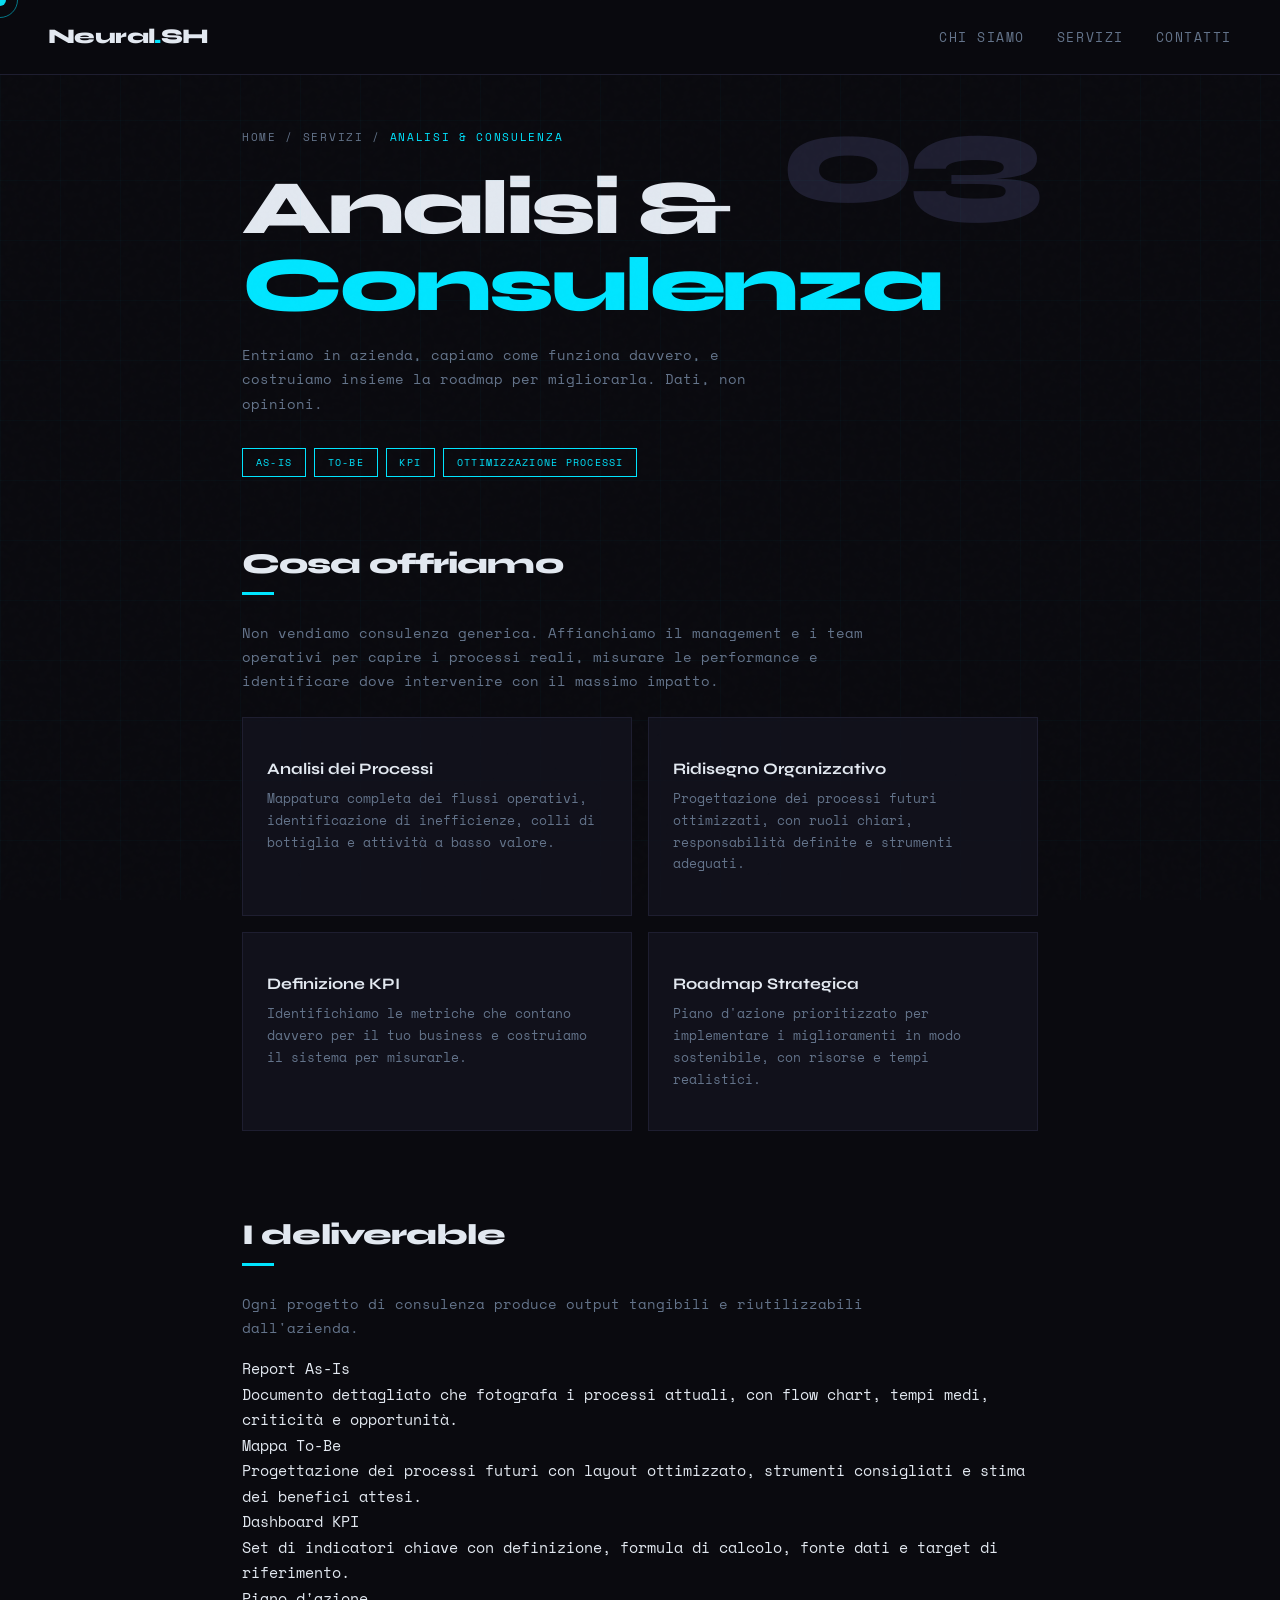
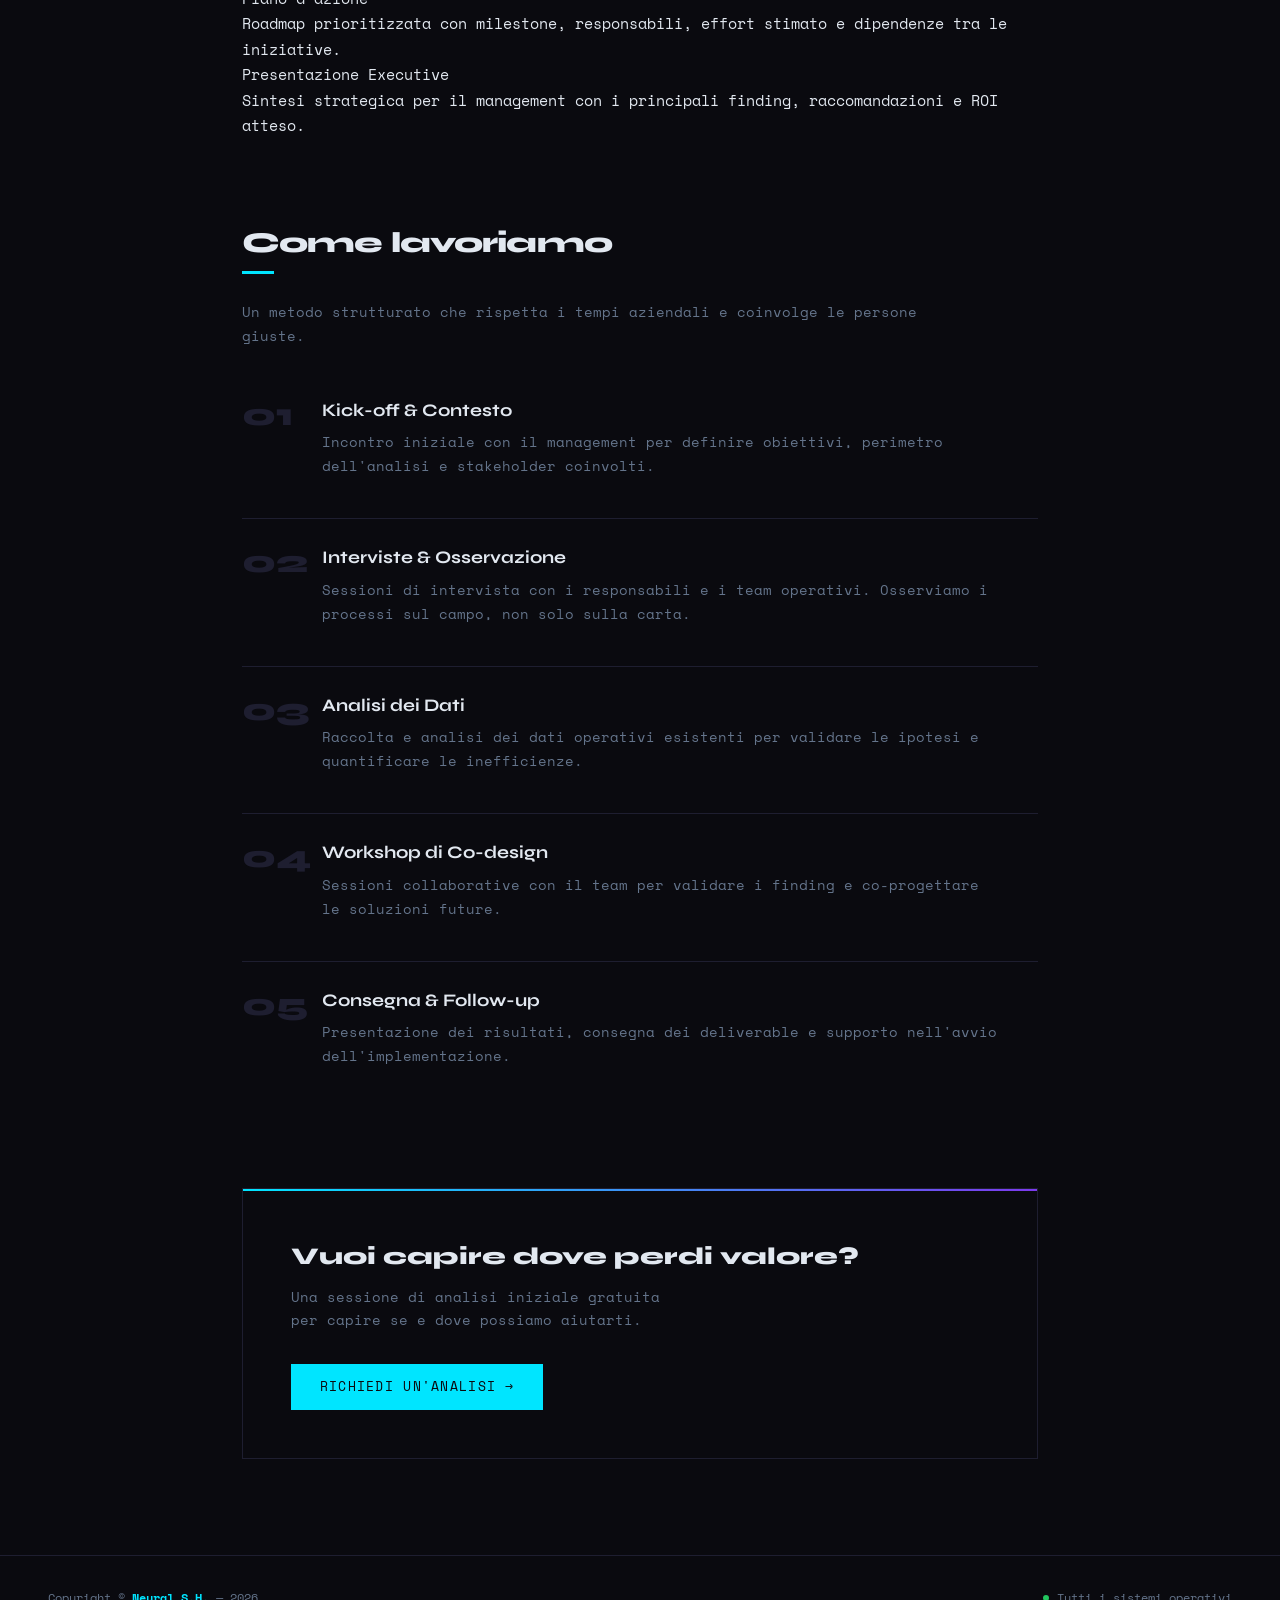
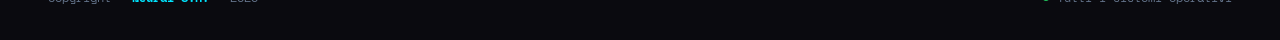
<file: analisi-consulenza.html>
<!DOCTYPE html>
<html lang="it">
<head>
  <meta charset="UTF-8"/><meta name="viewport" content="width=device-width, initial-scale=1.0"/>
  <title>Analisi Aziendale & Consulenza — Neural S.H.</title>
  <link rel="preconnect" href="https://fonts.googleapis.com"><link rel="preconnect" href="https://fonts.gstatic.com" crossorigin>
  <link href="https://fonts.googleapis.com/css2?family=Space+Mono:ital,wght@0,400;0,700;1,400&family=Syne:wght@400;700;800&display=swap" rel="stylesheet">
  <link rel="stylesheet" href="css/service.css">
</head>
<body>
<div id="cursor"></div><div id="cursor-ring"></div>
<div class="scroll-indicator" id="scrollBar"></div>

<nav>
		<a href="index.html" class="nav-logo">Neural<span>.</span>SH</a>
		<ul>
			<li><a href="index.html#about">Chi siamo</a></li>
			<li><a href="index.html#services">Servizi</a></li>
			<li><a href="index.html#contact">Contatti</a></li>
		</ul>
		<button id="hamburger" aria-label="Menu">
			<span></span><span></span><span></span>
		</button>
	</nav>

	<div id="mobileMenu">
		<a href="index.html#about">Chi siamo</a>
		<a href="index.html#services">Servizi</a>
		<a href="index.html#contact">Contatti</a>
	</div>
	<div id="mobileOverlay" onclick="closeMobile()"></div>

<div class="service-hero">
  <div class="service-num-big">03</div>
  <p class="breadcrumb"><a href="index.html">Home</a> / <a href="index.html#services">Servizi</a> / <span>Analisi & Consulenza</span></p>
  <h1>Analisi & <em>Consulenza</em></h1>
  <p class="sub">Entriamo in azienda, capiamo come funziona davvero, e costruiamo insieme la roadmap per migliorarla. Dati, non opinioni.</p>
  <div class="hero-tags">
    <span class="htag">As-Is</span><span class="htag">To-Be</span><span class="htag">KPI</span><span class="htag">Ottimizzazione processi</span>
  </div>
</div>

<div class="content">
  <div class="section-block reveal">
    <h2>Cosa offriamo</h2>
    <p>Non vendiamo consulenza generica. Affianchiamo il management e i team operativi per capire i processi reali, misurare le performance e identificare dove intervenire con il massimo impatto.</p>
    <div class="feature-grid">
      <div class="feature-card"><div class="fc-icon"><!----></div><div class="fc-title">Analisi dei Processi</div><p class="fc-text">Mappatura completa dei flussi operativi, identificazione di inefficienze, colli di bottiglia e attività a basso valore.</p></div>
      <div class="feature-card"><div class="fc-icon"><!----></div><div class="fc-title">Ridisegno Organizzativo</div><p class="fc-text">Progettazione dei processi futuri ottimizzati, con ruoli chiari, responsabilità definite e strumenti adeguati.</p></div>
      <div class="feature-card"><div class="fc-icon"><!----></div><div class="fc-title">Definizione KPI</div><p class="fc-text">Identifichiamo le metriche che contano davvero per il tuo business e costruiamo il sistema per misurarle.</p></div>
      <div class="feature-card"><div class="fc-icon"><!----></div><div class="fc-title">Roadmap Strategica</div><p class="fc-text">Piano d'azione prioritizzato per implementare i miglioramenti in modo sostenibile, con risorse e tempi realistici.</p></div>
    </div>
  </div>

  <div class="section-block reveal">
    <h2>I deliverable</h2>
    <p>Ogni progetto di consulenza produce output tangibili e riutilizzabili dall'azienda.</p>
    <div class="deliverables">
      <div class="deliv-row"><div class="deliv-name">Report As-Is</div><div class="deliv-desc">Documento dettagliato che fotografa i processi attuali, con flow chart, tempi medi, criticità e opportunità.</div></div>
      <div class="deliv-row"><div class="deliv-name">Mappa To-Be</div><div class="deliv-desc">Progettazione dei processi futuri con layout ottimizzato, strumenti consigliati e stima dei benefici attesi.</div></div>
      <div class="deliv-row"><div class="deliv-name">Dashboard KPI</div><div class="deliv-desc">Set di indicatori chiave con definizione, formula di calcolo, fonte dati e target di riferimento.</div></div>
      <div class="deliv-row"><div class="deliv-name">Piano d'azione</div><div class="deliv-desc">Roadmap prioritizzata con milestone, responsabili, effort stimato e dipendenze tra le iniziative.</div></div>
      <div class="deliv-row"><div class="deliv-name">Presentazione Executive</div><div class="deliv-desc">Sintesi strategica per il management con i principali finding, raccomandazioni e ROI atteso.</div></div>
    </div>
  </div>

  <div class="section-block reveal">
    <h2>Come lavoriamo</h2>
    <p>Un metodo strutturato che rispetta i tempi aziendali e coinvolge le persone giuste.</p>
    <div class="process-list">
      <div class="process-step"><div class="ps-num">01</div><div><div class="ps-title">Kick-off & Contesto</div><p class="ps-text">Incontro iniziale con il management per definire obiettivi, perimetro dell'analisi e stakeholder coinvolti.</p></div></div>
      <div class="process-step"><div class="ps-num">02</div><div><div class="ps-title">Interviste & Osservazione</div><p class="ps-text">Sessioni di intervista con i responsabili e i team operativi. Osserviamo i processi sul campo, non solo sulla carta.</p></div></div>
      <div class="process-step"><div class="ps-num">03</div><div><div class="ps-title">Analisi dei Dati</div><p class="ps-text">Raccolta e analisi dei dati operativi esistenti per validare le ipotesi e quantificare le inefficienze.</p></div></div>
      <div class="process-step"><div class="ps-num">04</div><div><div class="ps-title">Workshop di Co-design</div><p class="ps-text">Sessioni collaborative con il team per validare i finding e co-progettare le soluzioni future.</p></div></div>
      <div class="process-step"><div class="ps-num">05</div><div><div class="ps-title">Consegna & Follow-up</div><p class="ps-text">Presentazione dei risultati, consegna dei deliverable e supporto nell'avvio dell'implementazione.</p></div></div>
    </div>
  </div>

  <div class="cta-box reveal">
    <div>
      <h3>Vuoi capire dove perdi valore?</h3>
      <p>Una sessione di analisi iniziale gratuita per capire se e dove possiamo aiutarti.</p>
    </div>
    <a href="index.html#contact" class="btn btn-primary">Richiedi un'analisi →</a>
  </div>
</div>

<footer>
  <p>Copyright © <strong>Neural S.H.</strong> — 2026</p>
  <div class="footer-status"><div class="dot"></div>Tutti i sistemi operativi</div>
</footer>
<script src="js/services.js"></script>
</body>
</html>
</file>
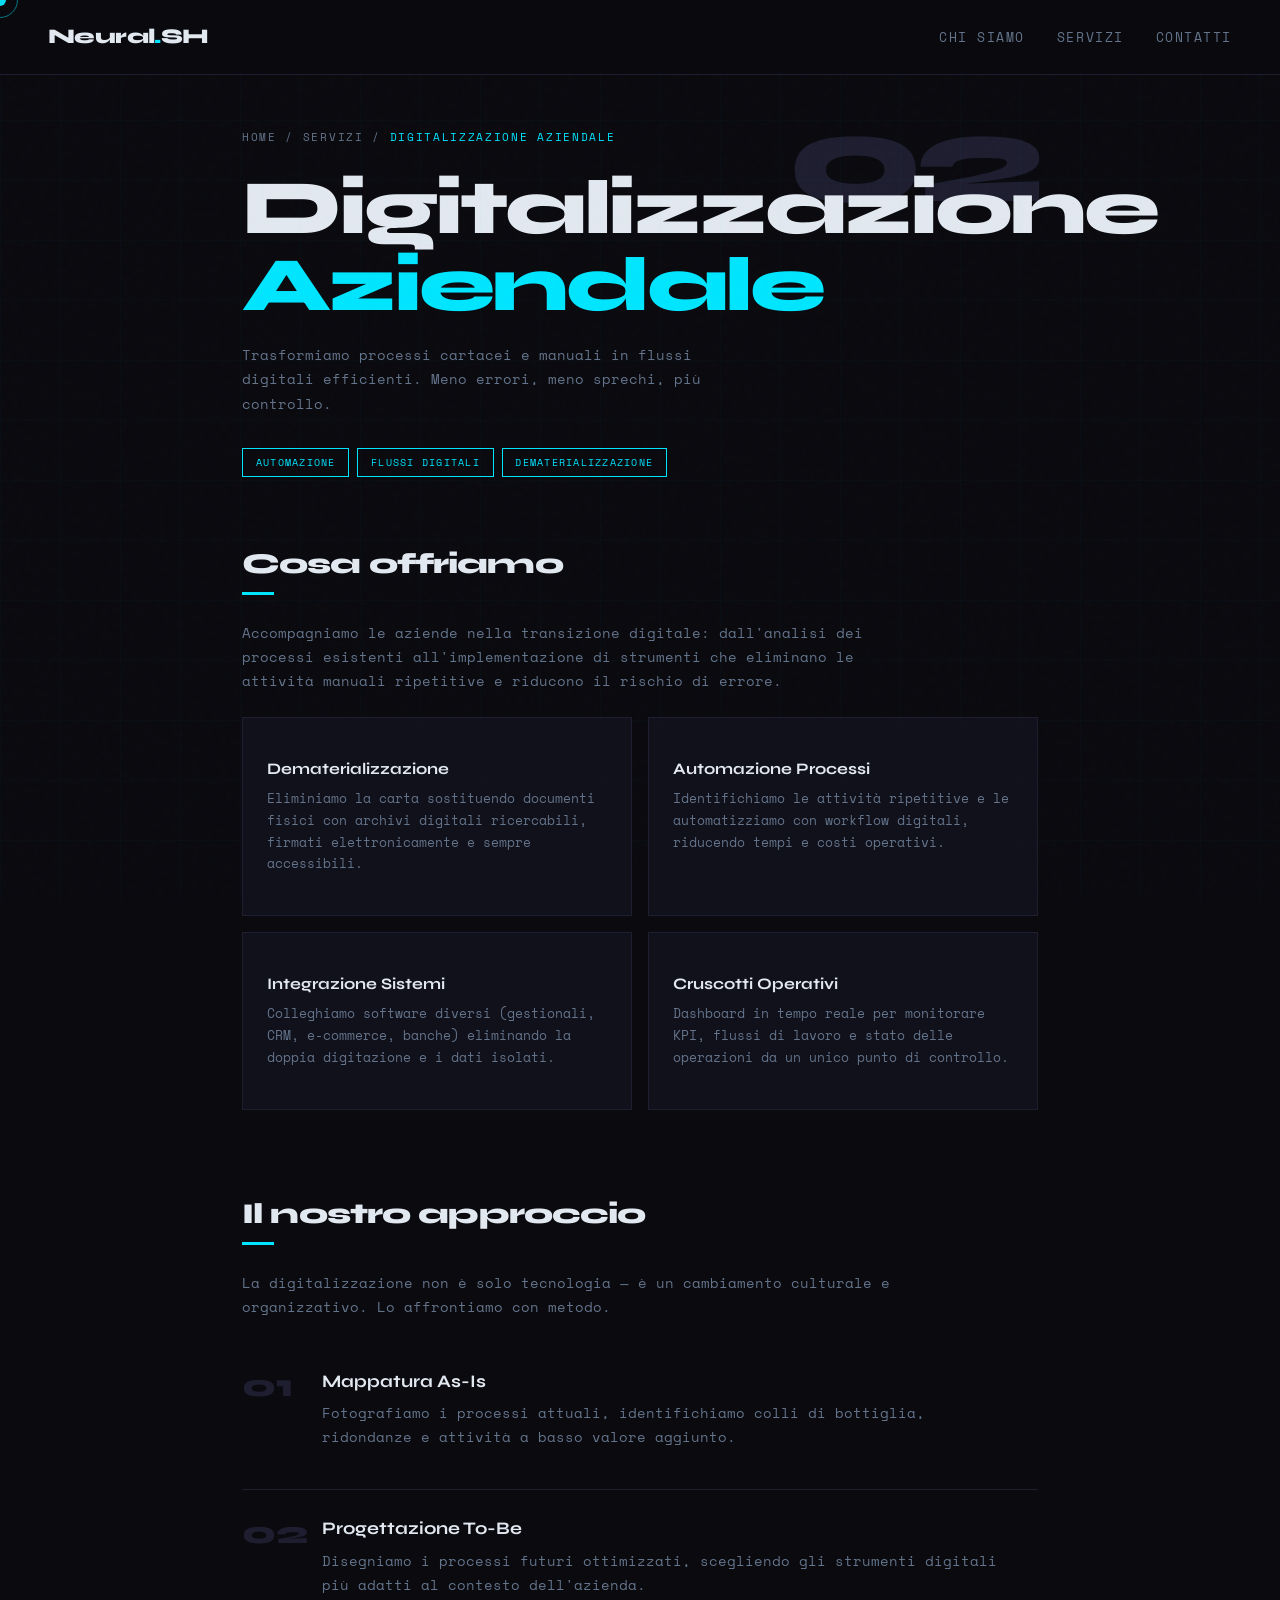
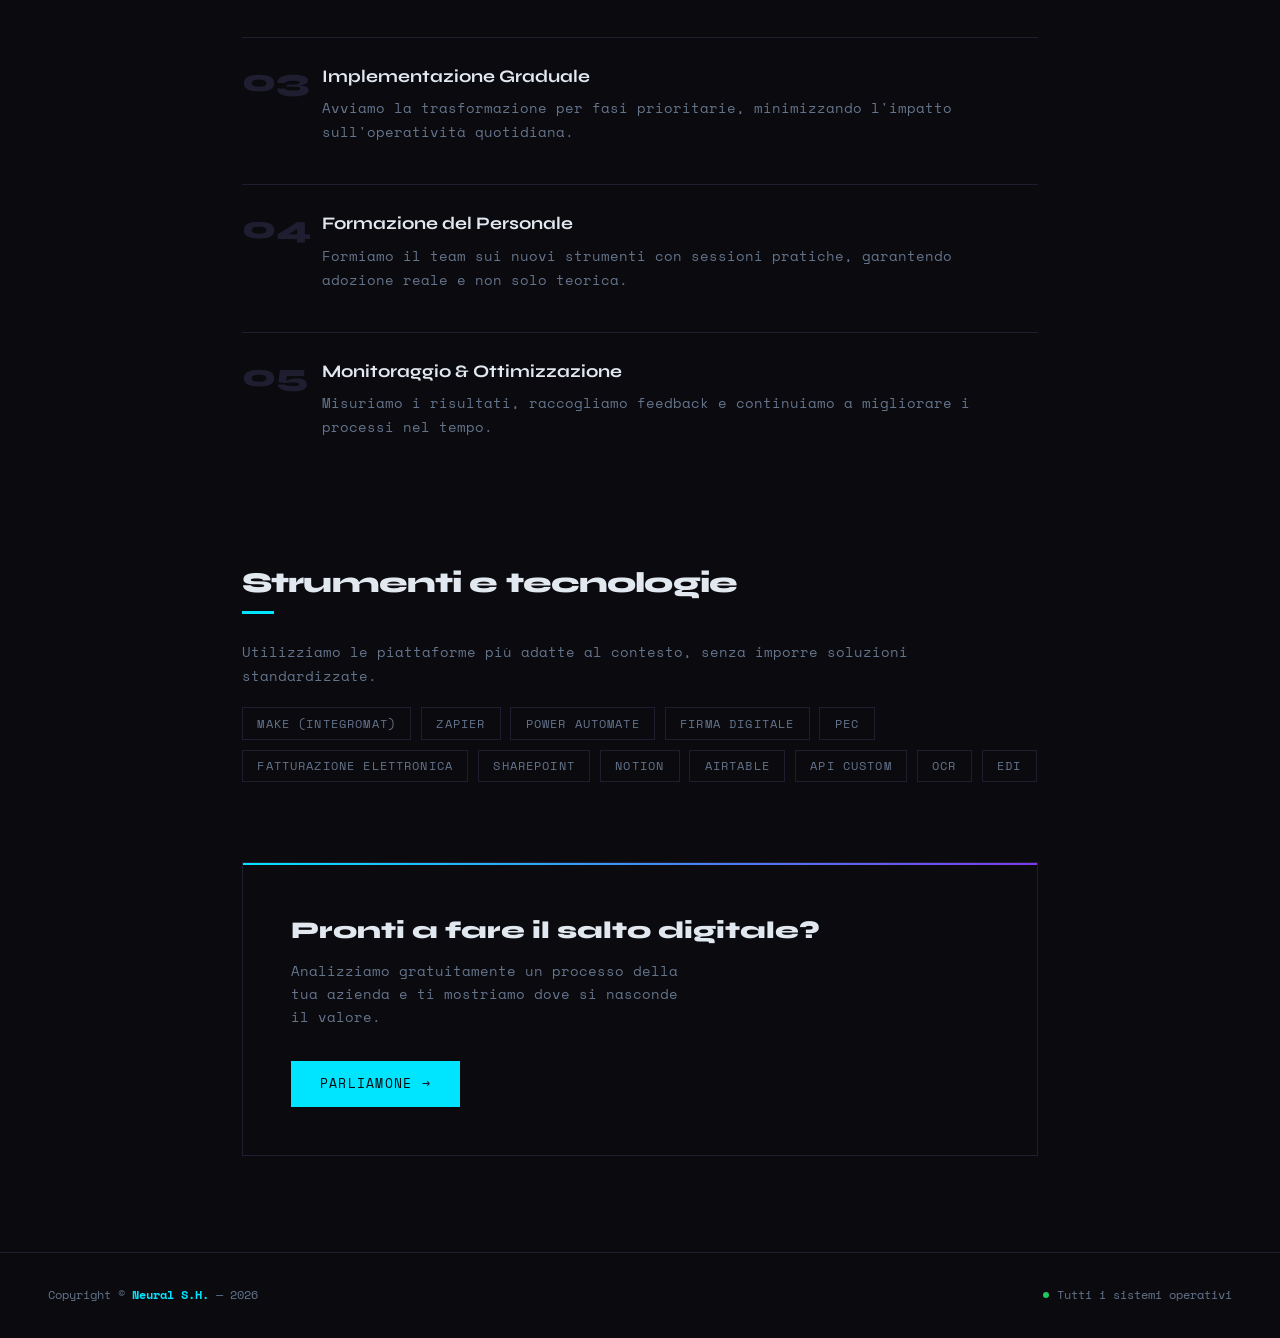
<file: digitalizzazione-aziendale.html>
<!DOCTYPE html>
<html lang="it">
<head>
  <meta charset="UTF-8"/>
  <meta name="viewport" content="width=device-width, initial-scale=1.0"/>
  <title>Digitalizzazione Aziendale — Neural S.H.</title>
  <link rel="preconnect" href="https://fonts.googleapis.com">
  <link rel="preconnect" href="https://fonts.gstatic.com" crossorigin>
  <link href="https://fonts.googleapis.com/css2?family=Space+Mono:ital,wght@0,400;0,700;1,400&family=Syne:wght@400;700;800&display=swap" rel="stylesheet">
<link rel="stylesheet" href="css/service.css"></head>
<body>
<div id="cursor"></div><div id="cursor-ring"></div>
<div class="scroll-indicator" id="scrollBar"></div>

<nav>
		<a href="index.html" class="nav-logo">Neural<span>.</span>SH</a>
		<ul>
			<li><a href="index.html#about">Chi siamo</a></li>
			<li><a href="index.html#services">Servizi</a></li>
			<li><a href="index.html#contact">Contatti</a></li>
		</ul>
		<button id="hamburger" aria-label="Menu">
			<span></span><span></span><span></span>
		</button>
	</nav>

	<div id="mobileMenu">
		<a href="index.html#about">Chi siamo</a>
		<a href="index.html#services">Servizi</a>
		<a href="index.html#contact">Contatti</a>
	</div>
	<div id="mobileOverlay" onclick="closeMobile()"></div>

<div class="service-hero">
  <div class="service-num-big">02</div>
  <p class="breadcrumb"><a href="index.html">Home</a> / <a href="index.html#services">Servizi</a> / <span>Digitalizzazione Aziendale</span></p>
  <h1>Digitalizzazione <em>Aziendale</em></h1>
  <p class="sub">Trasformiamo processi cartacei e manuali in flussi digitali efficienti. Meno errori, meno sprechi, più controllo.</p>
  <div class="hero-tags">
    <span class="htag">Automazione</span><span class="htag">Flussi digitali</span><span class="htag">Dematerializzazione</span>
  </div>
</div>

<div class="content">
  <div class="section-block reveal">
    <h2>Cosa offriamo</h2>
    <p>Accompagniamo le aziende nella transizione digitale: dall'analisi dei processi esistenti all'implementazione di strumenti che eliminano le attività manuali ripetitive e riducono il rischio di errore.</p>
    <div class="feature-grid">
      <div class="feature-card"><div class="fc-icon"><!----></div><div class="fc-title">Dematerializzazione</div><p class="fc-text">Eliminiamo la carta sostituendo documenti fisici con archivi digitali ricercabili, firmati elettronicamente e sempre accessibili.</p></div>
      <div class="feature-card"><div class="fc-icon"><!----></div><div class="fc-title">Automazione Processi</div><p class="fc-text">Identifichiamo le attività ripetitive e le automatizziamo con workflow digitali, riducendo tempi e costi operativi.</p></div>
      <div class="feature-card"><div class="fc-icon"><!----></div><div class="fc-title">Integrazione Sistemi</div><p class="fc-text">Colleghiamo software diversi (gestionali, CRM, e-commerce, banche) eliminando la doppia digitazione e i dati isolati.</p></div>
      <div class="feature-card"><div class="fc-icon"><!----></div><div class="fc-title">Cruscotti Operativi</div><p class="fc-text">Dashboard in tempo reale per monitorare KPI, flussi di lavoro e stato delle operazioni da un unico punto di controllo.</p></div>
    </div>
  </div>

  <div class="section-block reveal">
    <h2>Il nostro approccio</h2>
    <p>La digitalizzazione non è solo tecnologia — è un cambiamento culturale e organizzativo. Lo affrontiamo con metodo.</p>
    <div class="process-list">
      <div class="process-step"><div class="ps-num">01</div><div><div class="ps-title">Mappatura As-Is</div><p class="ps-text">Fotografiamo i processi attuali, identifichiamo colli di bottiglia, ridondanze e attività a basso valore aggiunto.</p></div></div>
      <div class="process-step"><div class="ps-num">02</div><div><div class="ps-title">Progettazione To-Be</div><p class="ps-text">Disegniamo i processi futuri ottimizzati, scegliendo gli strumenti digitali più adatti al contesto dell'azienda.</p></div></div>
      <div class="process-step"><div class="ps-num">03</div><div><div class="ps-title">Implementazione Graduale</div><p class="ps-text">Avviamo la trasformazione per fasi prioritarie, minimizzando l'impatto sull'operatività quotidiana.</p></div></div>
      <div class="process-step"><div class="ps-num">04</div><div><div class="ps-title">Formazione del Personale</div><p class="ps-text">Formiamo il team sui nuovi strumenti con sessioni pratiche, garantendo adozione reale e non solo teorica.</p></div></div>
      <div class="process-step"><div class="ps-num">05</div><div><div class="ps-title">Monitoraggio & Ottimizzazione</div><p class="ps-text">Misuriamo i risultati, raccogliamo feedback e continuiamo a migliorare i processi nel tempo.</p></div></div>
    </div>
  </div>

  <div class="section-block reveal">
    <h2>Strumenti e tecnologie</h2>
    <p>Utilizziamo le piattaforme più adatte al contesto, senza imporre soluzioni standardizzate.</p>
    <div class="tech-grid">
      <span class="tech-badge">Make (Integromat)</span><span class="tech-badge">Zapier</span><span class="tech-badge">Power Automate</span>
      <span class="tech-badge">Firma Digitale</span><span class="tech-badge">PEC</span><span class="tech-badge">Fatturazione Elettronica</span>
      <span class="tech-badge">SharePoint</span><span class="tech-badge">Notion</span><span class="tech-badge">Airtable</span>
      <span class="tech-badge">API Custom</span><span class="tech-badge">OCR</span><span class="tech-badge">EDI</span>
    </div>
  </div>

  <div class="cta-box reveal">
    <div>
      <h3>Pronti a fare il salto digitale?</h3>
      <p>Analizziamo gratuitamente un processo della tua azienda e ti mostriamo dove si nasconde il valore.</p>
    </div>
    <a href="index.html#contact" class="btn btn-primary">Parliamone →</a>
  </div>
</div>

<footer>
  <p>Copyright © <strong>Neural S.H.</strong> — 2026</p>
  <div class="footer-status"><div class="dot"></div>Tutti i sistemi operativi</div>
</footer>
<script src="js/services.js"></script>
</body>
</html>
</file>
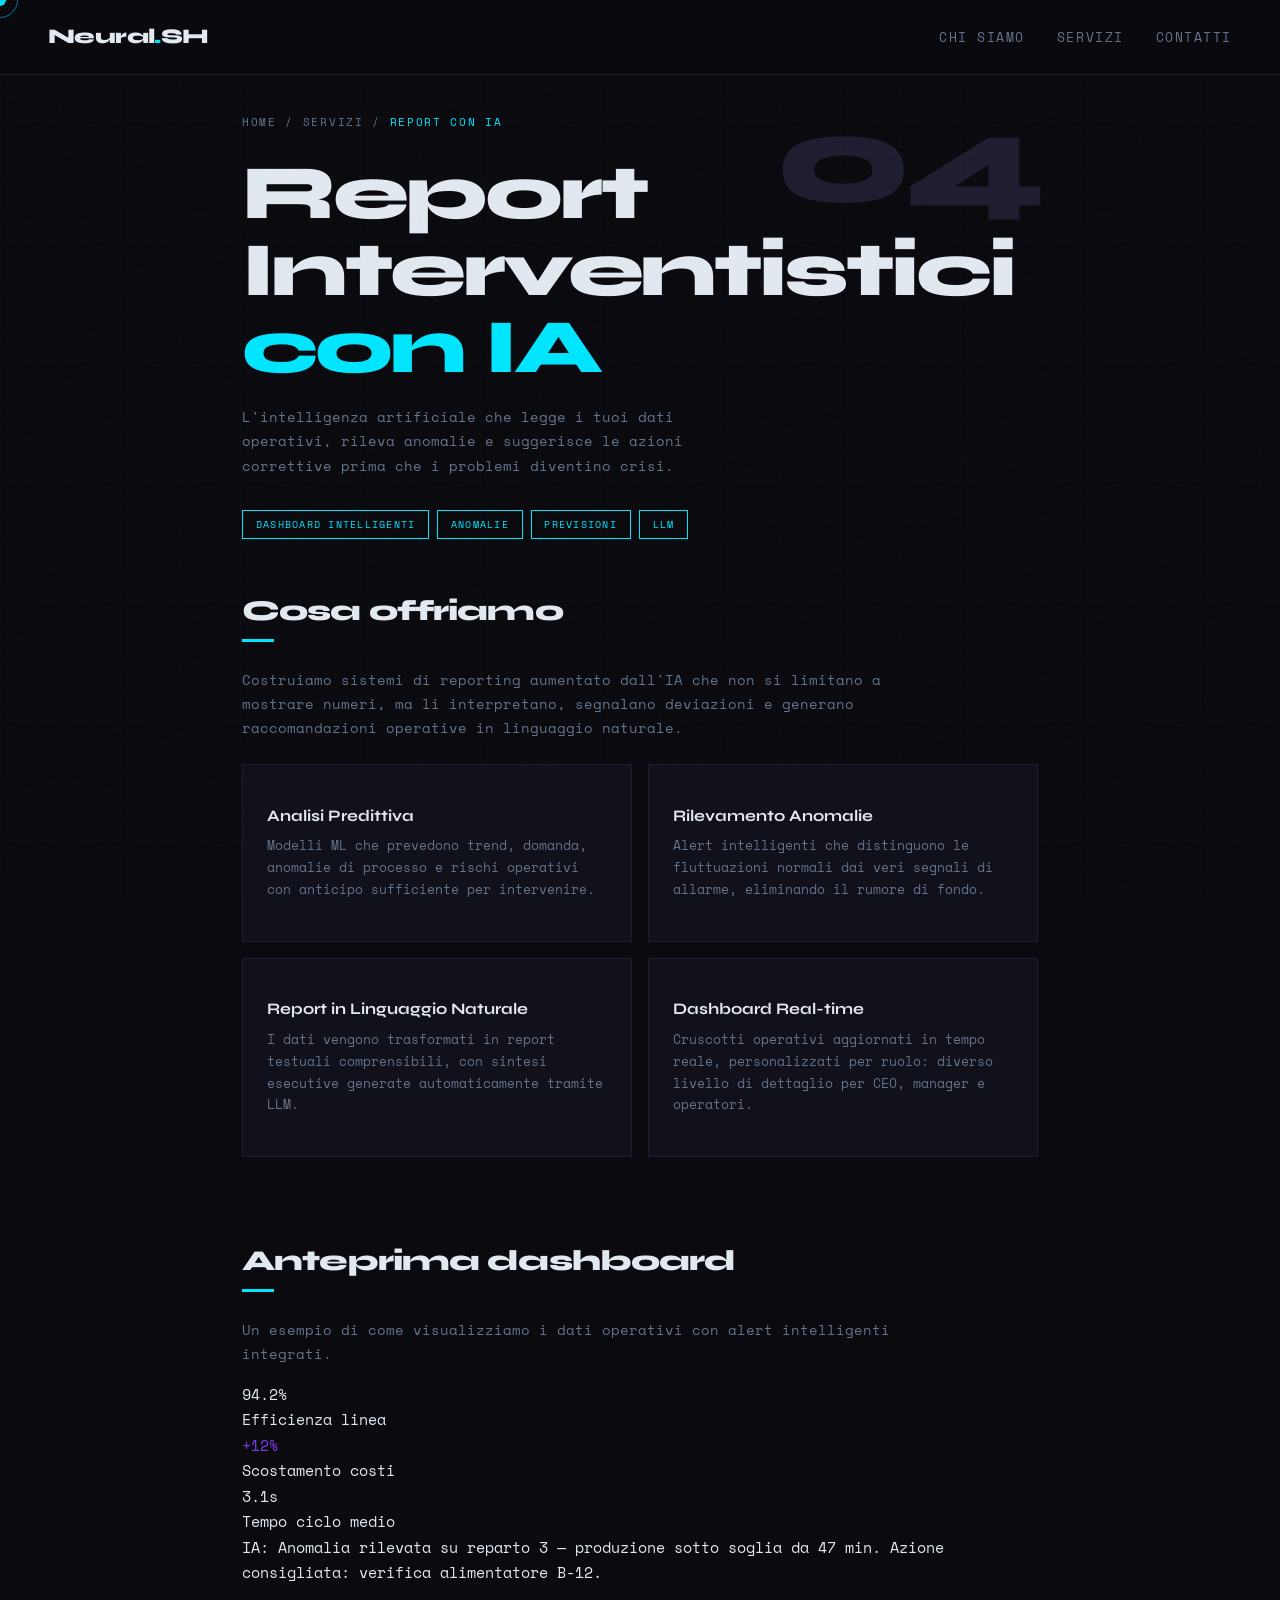
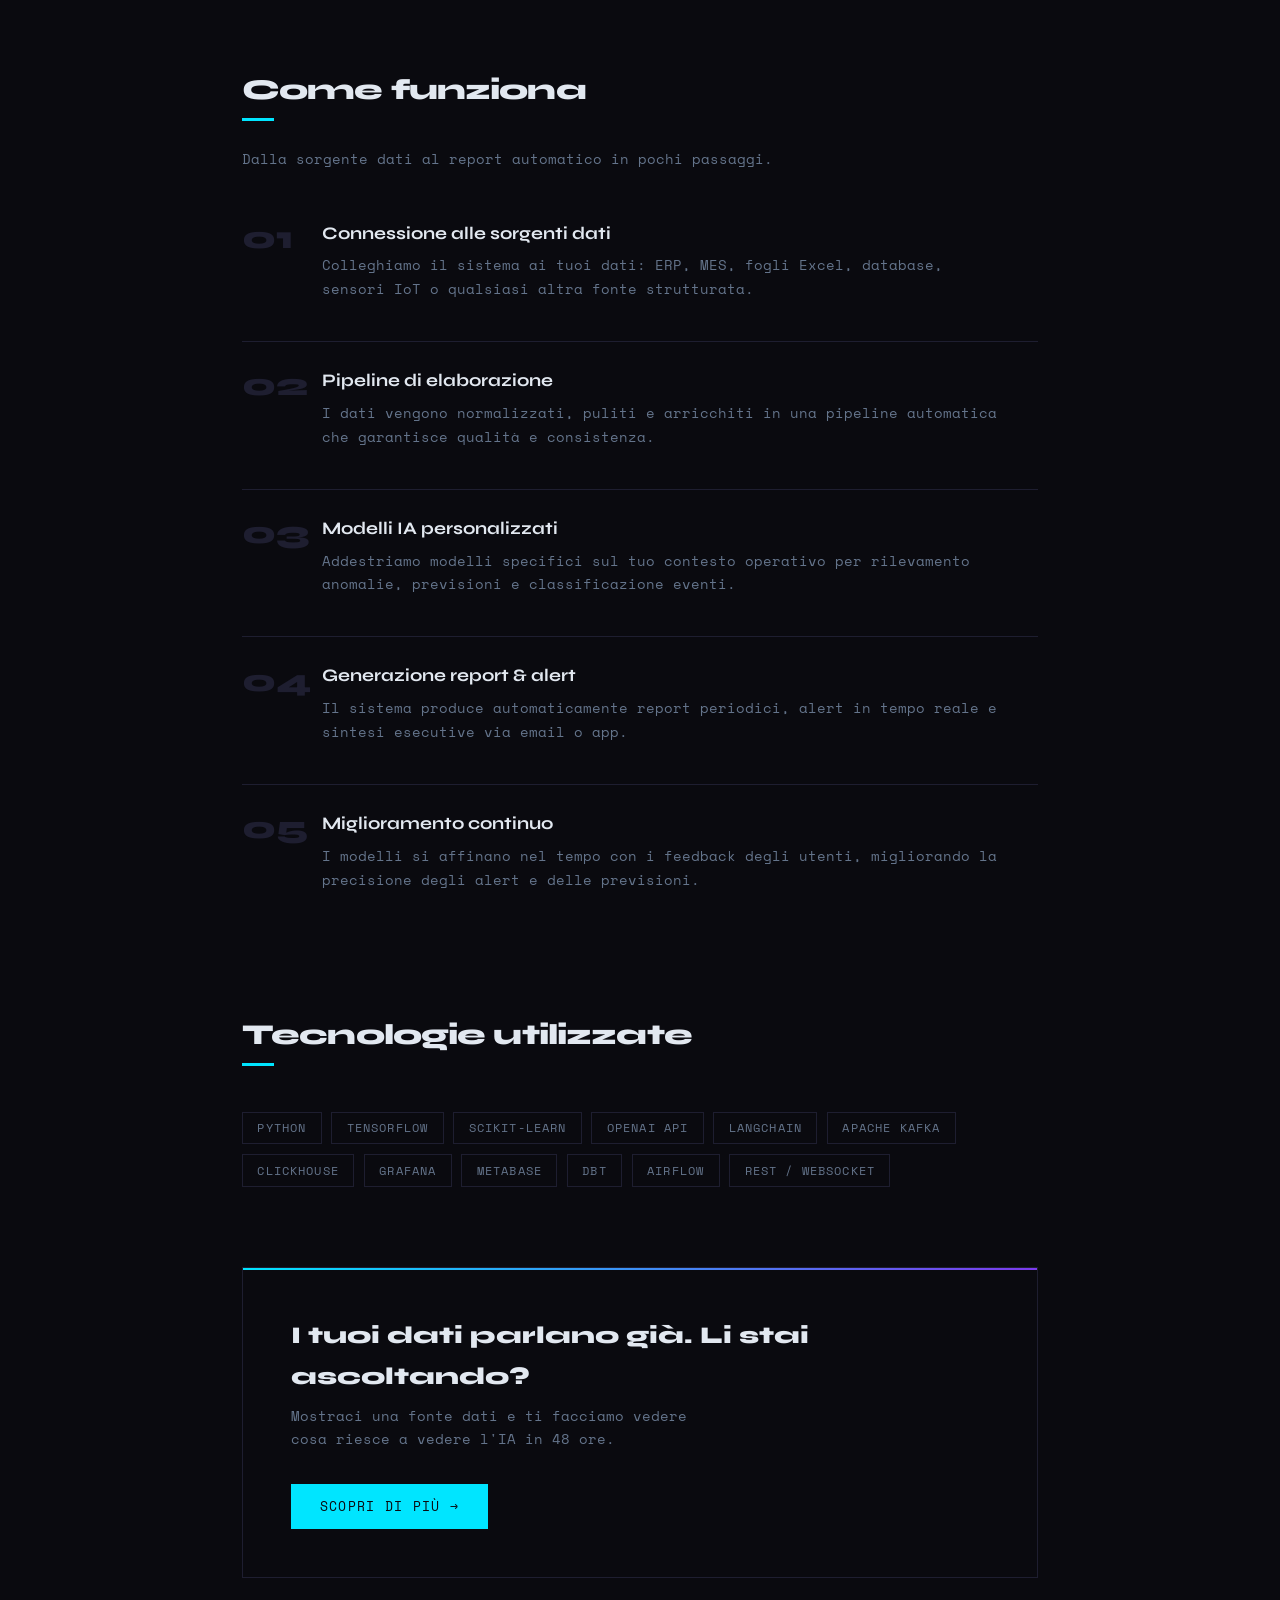
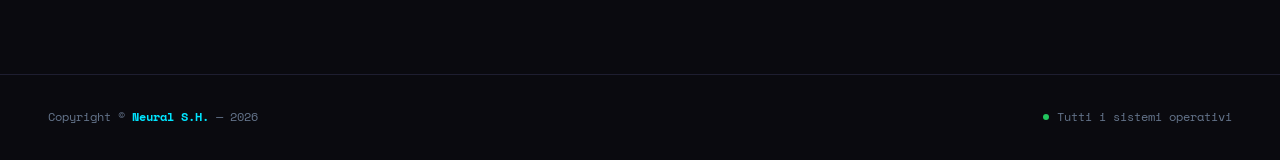
<file: report-ia.html>
<!DOCTYPE html>
<html lang="it">
<head>
  <meta charset="UTF-8"/><meta name="viewport" content="width=device-width, initial-scale=1.0"/>
  <title>Report Interventistici con IA — Neural S.H.</title>
  <link rel="preconnect" href="https://fonts.googleapis.com"><link rel="preconnect" href="https://fonts.gstatic.com" crossorigin>
  <link href="https://fonts.googleapis.com/css2?family=Space+Mono:ital,wght@0,400;0,700;1,400&family=Syne:wght@400;700;800&display=swap" rel="stylesheet">
<link rel="stylesheet" href="css/service.css"></head>
<body>
<div id="cursor"></div><div id="cursor-ring"></div>
<div class="scroll-indicator" id="scrollBar"></div>

<nav>
		<a href="index.html" class="nav-logo">Neural<span>.</span>SH</a>
		<ul>
			<li><a href="index.html#about">Chi siamo</a></li>
			<li><a href="index.html#services">Servizi</a></li>
			<li><a href="index.html#contact">Contatti</a></li>
		</ul>
		<button id="hamburger" aria-label="Menu">
			<span></span><span></span><span></span>
		</button>
	</nav>

	<div id="mobileMenu">
		<a href="index.html#about">Chi siamo</a>
		<a href="index.html#services">Servizi</a>
		<a href="index.html#contact">Contatti</a>
	</div>
	<div id="mobileOverlay" onclick="closeMobile()"></div>

<div class="service-hero">
  <div class="service-num-big">04</div>
  <p class="breadcrumb"><a href="index.html">Home</a> / <a href="index.html#services">Servizi</a> / <span>Report con IA</span></p>
  <h1>Report Interventistici <em>con IA</em></h1>
  <p class="sub">L'intelligenza artificiale che legge i tuoi dati operativi, rileva anomalie e suggerisce le azioni correttive prima che i problemi diventino crisi.</p>
  <div class="hero-tags">
    <span class="htag">Dashboard intelligenti</span><span class="htag">Anomalie</span><span class="htag">Previsioni</span><span class="htag">LLM</span>
  </div>
</div>

<div class="content">
  <div class="section-block reveal">
    <h2>Cosa offriamo</h2>
    <p>Costruiamo sistemi di reporting aumentato dall'IA che non si limitano a mostrare numeri, ma li interpretano, segnalano deviazioni e generano raccomandazioni operative in linguaggio naturale.</p>
    <div class="feature-grid">
      <div class="feature-card"><div class="fc-icon"><!----></div><div class="fc-title">Analisi Predittiva</div><p class="fc-text">Modelli ML che prevedono trend, domanda, anomalie di processo e rischi operativi con anticipo sufficiente per intervenire.</p></div>
      <div class="feature-card"><div class="fc-icon"><!----></div><div class="fc-title">Rilevamento Anomalie</div><p class="fc-text">Alert intelligenti che distinguono le fluttuazioni normali dai veri segnali di allarme, eliminando il rumore di fondo.</p></div>
      <div class="feature-card"><div class="fc-icon"><!----></div><div class="fc-title">Report in Linguaggio Naturale</div><p class="fc-text">I dati vengono trasformati in report testuali comprensibili, con sintesi esecutive generate automaticamente tramite LLM.</p></div>
      <div class="feature-card"><div class="fc-icon"><!----></div><div class="fc-title">Dashboard Real-time</div><p class="fc-text">Cruscotti operativi aggiornati in tempo reale, personalizzati per ruolo: diverso livello di dettaglio per CEO, manager e operatori.</p></div>
    </div>
  </div>

  <div class="section-block reveal">
    <h2>Anteprima dashboard</h2>
    <p>Un esempio di come visualizziamo i dati operativi con alert intelligenti integrati.</p>
    <div class="dashboard-preview">
      <div class="dp-grid">
        <div class="dp-kpi"><div class="dp-kpi-val">94.2%</div><div class="dp-kpi-label">Efficienza linea</div></div>
        <div class="dp-kpi"><div class="dp-kpi-val" style="color:var(--accent2)">+12%</div><div class="dp-kpi-label">Scostamento costi</div></div>
        <div class="dp-kpi"><div class="dp-kpi-val">3.1s</div><div class="dp-kpi-label">Tempo ciclo medio</div></div>
      </div>
      <div class="dp-bars">
        <div class="dp-bar"></div><div class="dp-bar"></div><div class="dp-bar"></div>
        <div class="dp-bar"></div><div class="dp-bar"></div><div class="dp-bar"></div><div class="dp-bar"></div>
      </div>
      <div class="dp-alert">
        <div class="dp-alert-dot"></div>
        IA: Anomalia rilevata su reparto 3 — produzione sotto soglia da 47 min. Azione consigliata: verifica alimentatore B-12.
      </div>
    </div>
  </div>

  <div class="section-block reveal">
    <h2>Come funziona</h2>
    <p>Dalla sorgente dati al report automatico in pochi passaggi.</p>
    <div class="process-list">
      <div class="process-step"><div class="ps-num">01</div><div><div class="ps-title">Connessione alle sorgenti dati</div><p class="ps-text">Colleghiamo il sistema ai tuoi dati: ERP, MES, fogli Excel, database, sensori IoT o qualsiasi altra fonte strutturata.</p></div></div>
      <div class="process-step"><div class="ps-num">02</div><div><div class="ps-title">Pipeline di elaborazione</div><p class="ps-text">I dati vengono normalizzati, puliti e arricchiti in una pipeline automatica che garantisce qualità e consistenza.</p></div></div>
      <div class="process-step"><div class="ps-num">03</div><div><div class="ps-title">Modelli IA personalizzati</div><p class="ps-text">Addestriamo modelli specifici sul tuo contesto operativo per rilevamento anomalie, previsioni e classificazione eventi.</p></div></div>
      <div class="process-step"><div class="ps-num">04</div><div><div class="ps-title">Generazione report & alert</div><p class="ps-text">Il sistema produce automaticamente report periodici, alert in tempo reale e sintesi esecutive via email o app.</p></div></div>
      <div class="process-step"><div class="ps-num">05</div><div><div class="ps-title">Miglioramento continuo</div><p class="ps-text">I modelli si affinano nel tempo con i feedback degli utenti, migliorando la precisione degli alert e delle previsioni.</p></div></div>
    </div>
  </div>

  <div class="section-block reveal">
    <h2>Tecnologie utilizzate</h2>
    <div class="tech-grid">
      <span class="tech-badge">Python</span><span class="tech-badge">TensorFlow</span><span class="tech-badge">scikit-learn</span>
      <span class="tech-badge">OpenAI API</span><span class="tech-badge">LangChain</span><span class="tech-badge">Apache Kafka</span>
      <span class="tech-badge">ClickHouse</span><span class="tech-badge">Grafana</span><span class="tech-badge">Metabase</span>
      <span class="tech-badge">dbt</span><span class="tech-badge">Airflow</span><span class="tech-badge">REST / WebSocket</span>
    </div>
  </div>

  <div class="cta-box reveal">
    <div>
      <h3>I tuoi dati parlano già. Li stai ascoltando?</h3>
      <p>Mostraci una fonte dati e ti facciamo vedere cosa riesce a vedere l'IA in 48 ore.</p>
    </div>
    <a href="index.html#contact" class="btn btn-primary">Scopri di più →</a>
  </div>
</div>

<footer>
  <p>Copyright © <strong>Neural S.H.</strong> — 2026</p>
  <div class="footer-status"><div class="dot"></div>Tutti i sistemi operativi</div>
</footer>
<script src="js/services.js"></script>
</body>
</html>
</file>
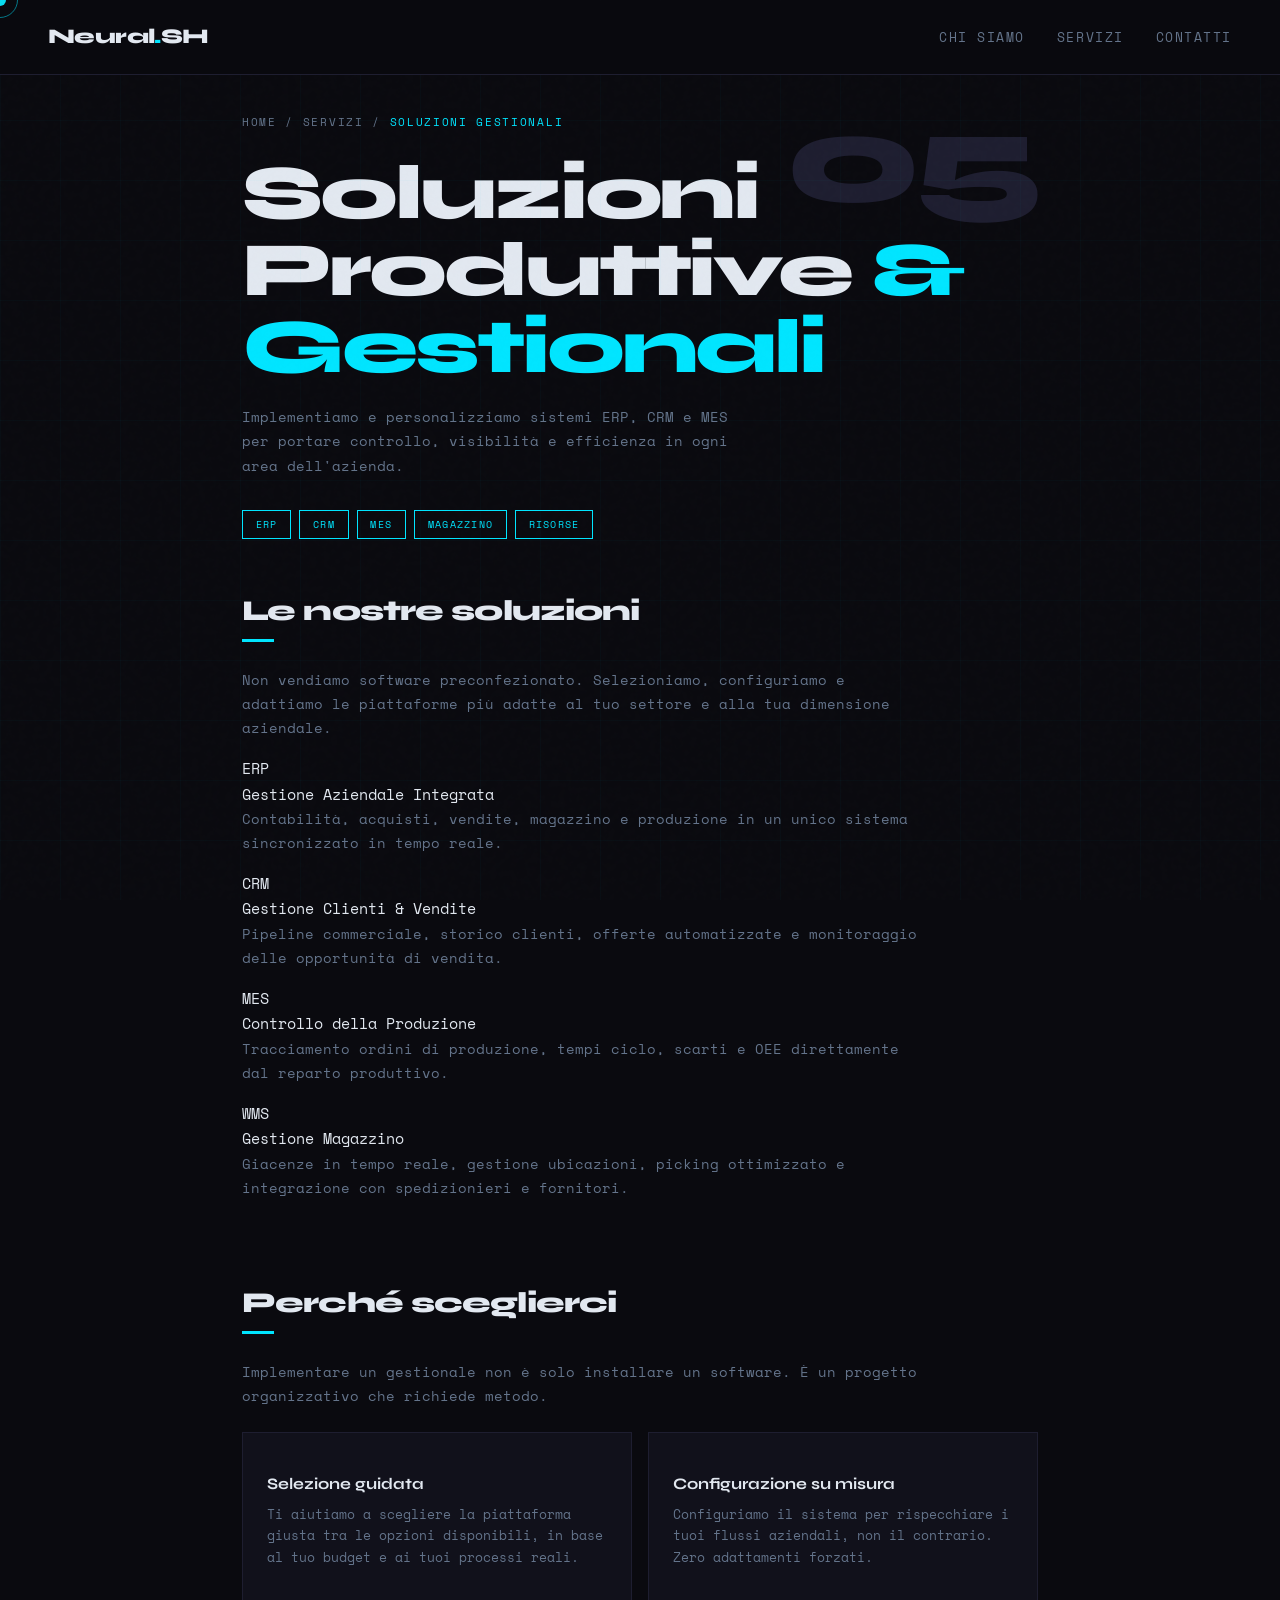
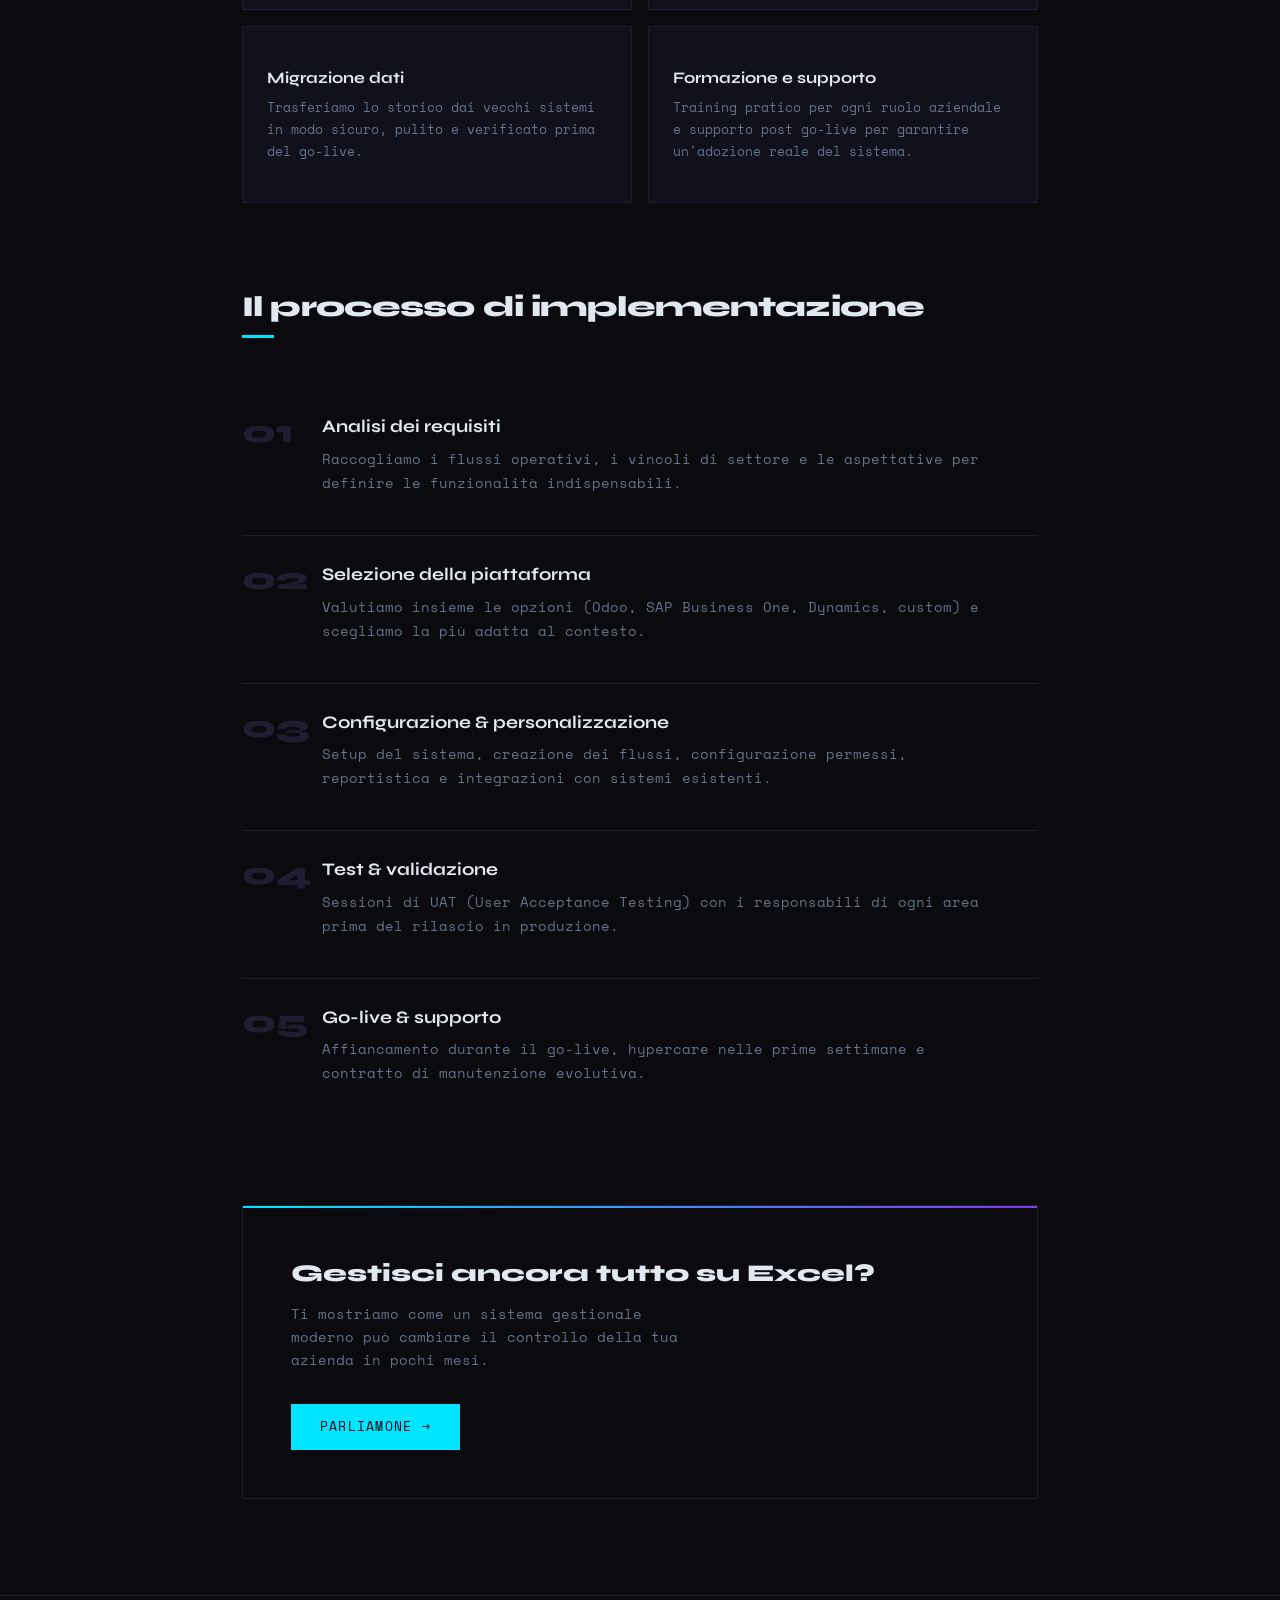
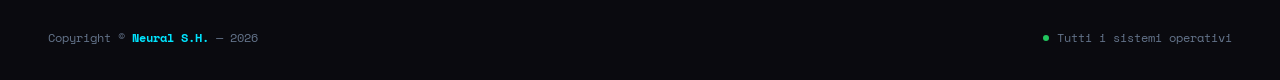
<file: soluzioni-gestionali.html>
<!DOCTYPE html>
<html lang="it">
<head>
  <meta charset="UTF-8"/><meta name="viewport" content="width=device-width, initial-scale=1.0"/>
  <title>Soluzioni Produttive & Gestionali — Neural S.H.</title>
  <link rel="preconnect" href="https://fonts.googleapis.com"><link rel="preconnect" href="https://fonts.gstatic.com" crossorigin>
  <link href="https://fonts.googleapis.com/css2?family=Space+Mono:ital,wght@0,400;0,700;1,400&family=Syne:wght@400;700;800&display=swap" rel="stylesheet">
<link rel="stylesheet" href="css/service.css"></head>
<body>
<div id="cursor"></div><div id="cursor-ring"></div>
<div class="scroll-indicator" id="scrollBar"></div>

<nav>
		<a href="index.html" class="nav-logo">Neural<span>.</span>SH</a>
		<ul>
			<li><a href="index.html#about">Chi siamo</a></li>
			<li><a href="index.html#services">Servizi</a></li>
			<li><a href="index.html#contact">Contatti</a></li>
		</ul>
		<button id="hamburger" aria-label="Menu">
			<span></span><span></span><span></span>
		</button>
	</nav>

	<div id="mobileMenu">
		<a href="index.html#about">Chi siamo</a>
		<a href="index.html#services">Servizi</a>
		<a href="index.html#contact">Contatti</a>
	</div>
	<div id="mobileOverlay" onclick="closeMobile()"></div>

<div class="service-hero">
  <div class="service-num-big">05</div>
  <p class="breadcrumb"><a href="index.html">Home</a> / <a href="index.html#services">Servizi</a> / <span>Soluzioni Gestionali</span></p>
  <h1>Soluzioni Produttive <em>&amp; Gestionali</em></h1>
  <p class="sub">Implementiamo e personalizziamo sistemi ERP, CRM e MES per portare controllo, visibilità e efficienza in ogni area dell'azienda.</p>
  <div class="hero-tags">
    <span class="htag">ERP</span><span class="htag">CRM</span><span class="htag">MES</span><span class="htag">Magazzino</span><span class="htag">Risorse</span>
  </div>
</div>

<div class="content">
  <div class="section-block reveal">
    <h2>Le nostre soluzioni</h2>
    <p>Non vendiamo software preconfezionato. Selezioniamo, configuriamo e adattiamo le piattaforme più adatte al tuo settore e alla tua dimensione aziendale.</p>
    <div class="solutions-grid">
      <div class="sol-cell"><div class="sol-type">ERP</div><div class="sol-name">Gestione Aziendale Integrata</div><p class="sol-desc">Contabilità, acquisti, vendite, magazzino e produzione in un unico sistema sincronizzato in tempo reale.</p></div>
      <div class="sol-cell"><div class="sol-type">CRM</div><div class="sol-name">Gestione Clienti & Vendite</div><p class="sol-desc">Pipeline commerciale, storico clienti, offerte automatizzate e monitoraggio delle opportunità di vendita.</p></div>
      <div class="sol-cell"><div class="sol-type">MES</div><div class="sol-name">Controllo della Produzione</div><p class="sol-desc">Tracciamento ordini di produzione, tempi ciclo, scarti e OEE direttamente dal reparto produttivo.</p></div>
      <div class="sol-cell"><div class="sol-type">WMS</div><div class="sol-name">Gestione Magazzino</div><p class="sol-desc">Giacenze in tempo reale, gestione ubicazioni, picking ottimizzato e integrazione con spedizionieri e fornitori.</p></div>
    </div>
  </div>

  <div class="section-block reveal">
    <h2>Perché sceglierci</h2>
    <p>Implementare un gestionale non è solo installare un software. È un progetto organizzativo che richiede metodo.</p>
    <div class="feature-grid">
      <div class="feature-card"><div class="fc-icon"><!----></div><div class="fc-title">Selezione guidata</div><p class="fc-text">Ti aiutiamo a scegliere la piattaforma giusta tra le opzioni disponibili, in base al tuo budget e ai tuoi processi reali.</p></div>
      <div class="feature-card"><div class="fc-icon"><!----></div><div class="fc-title">Configurazione su misura</div><p class="fc-text">Configuriamo il sistema per rispecchiare i tuoi flussi aziendali, non il contrario. Zero adattamenti forzati.</p></div>
      <div class="feature-card"><div class="fc-icon"><!----></div><div class="fc-title">Migrazione dati</div><p class="fc-text">Trasferiamo lo storico dai vecchi sistemi in modo sicuro, pulito e verificato prima del go-live.</p></div>
      <div class="feature-card"><div class="fc-icon"><!----></div><div class="fc-title">Formazione e supporto</div><p class="fc-text">Training pratico per ogni ruolo aziendale e supporto post go-live per garantire un'adozione reale del sistema.</p></div>
    </div>
  </div>

  <div class="section-block reveal">
    <h2>Il processo di implementazione</h2>
    <div class="process-list">
      <div class="process-step"><div class="ps-num">01</div><div><div class="ps-title">Analisi dei requisiti</div><p class="ps-text">Raccogliamo i flussi operativi, i vincoli di settore e le aspettative per definire le funzionalità indispensabili.</p></div></div>
      <div class="process-step"><div class="ps-num">02</div><div><div class="ps-title">Selezione della piattaforma</div><p class="ps-text">Valutiamo insieme le opzioni (Odoo, SAP Business One, Dynamics, custom) e scegliamo la più adatta al contesto.</p></div></div>
      <div class="process-step"><div class="ps-num">03</div><div><div class="ps-title">Configurazione & personalizzazione</div><p class="ps-text">Setup del sistema, creazione dei flussi, configurazione permessi, reportistica e integrazioni con sistemi esistenti.</p></div></div>
      <div class="process-step"><div class="ps-num">04</div><div><div class="ps-title">Test & validazione</div><p class="ps-text">Sessioni di UAT (User Acceptance Testing) con i responsabili di ogni area prima del rilascio in produzione.</p></div></div>
      <div class="process-step"><div class="ps-num">05</div><div><div class="ps-title">Go-live & supporto</div><p class="ps-text">Affiancamento durante il go-live, hypercare nelle prime settimane e contratto di manutenzione evolutiva.</p></div></div>
    </div>
  </div>

  <div class="cta-box reveal">
    <div>
      <h3>Gestisci ancora tutto su Excel?</h3>
      <p>Ti mostriamo come un sistema gestionale moderno può cambiare il controllo della tua azienda in pochi mesi.</p>
    </div>
    <a href="index.html#contact" class="btn btn-primary">Parliamone →</a>
  </div>
</div>

<footer>
  <p>Copyright © <strong>Neural S.H.</strong> — 2026</p>
  <div class="footer-status"><div class="dot"></div>Tutti i sistemi operativi</div>
</footer>
<script src="js/services.js"></script>
</body>
</html>
</file>
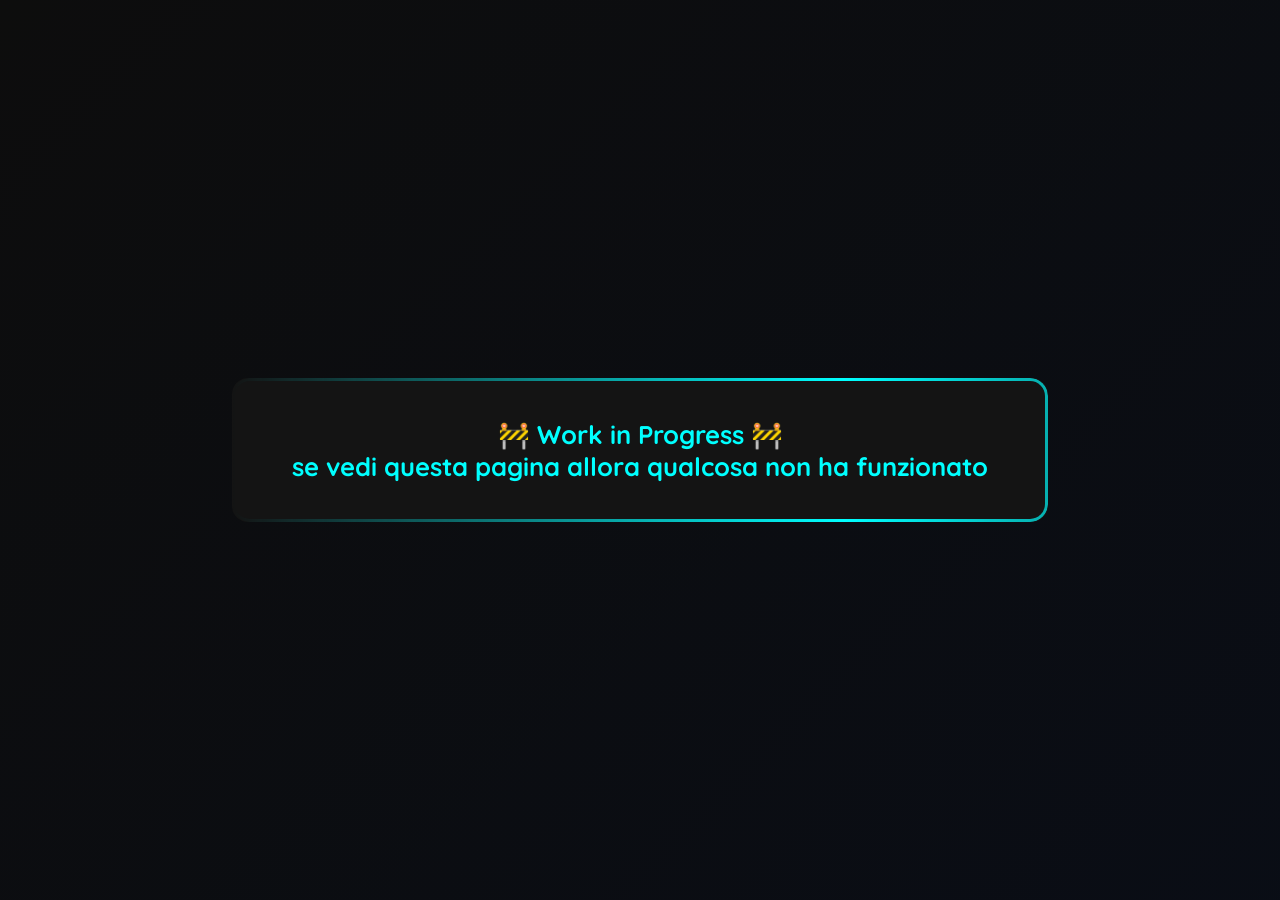
<file: Soon.html>
<!DOCTYPE html>
<html lang="en">
<head>
  <meta charset="UTF-8">
  <meta name="viewport" content="width=device-width, initial-scale=1.0">
  <title>Work in Progress</title>
  <link href="https://fonts.googleapis.com/css2?family=Quicksand:wght@400;600;700&display=swap" rel="stylesheet">
  <link rel="stylesheet" href="css/work.css">
</head>
<body>
  <div class="container">
    <a href="index.html" class="spark-link">
      <div class="spark-box">
        <p>🚧 Work in Progress 🚧</p>
        <p>se vedi questa pagina allora qualcosa non ha funzionato</p>
      </div>
    </a>
  </div>
</body>
</html>
</file>
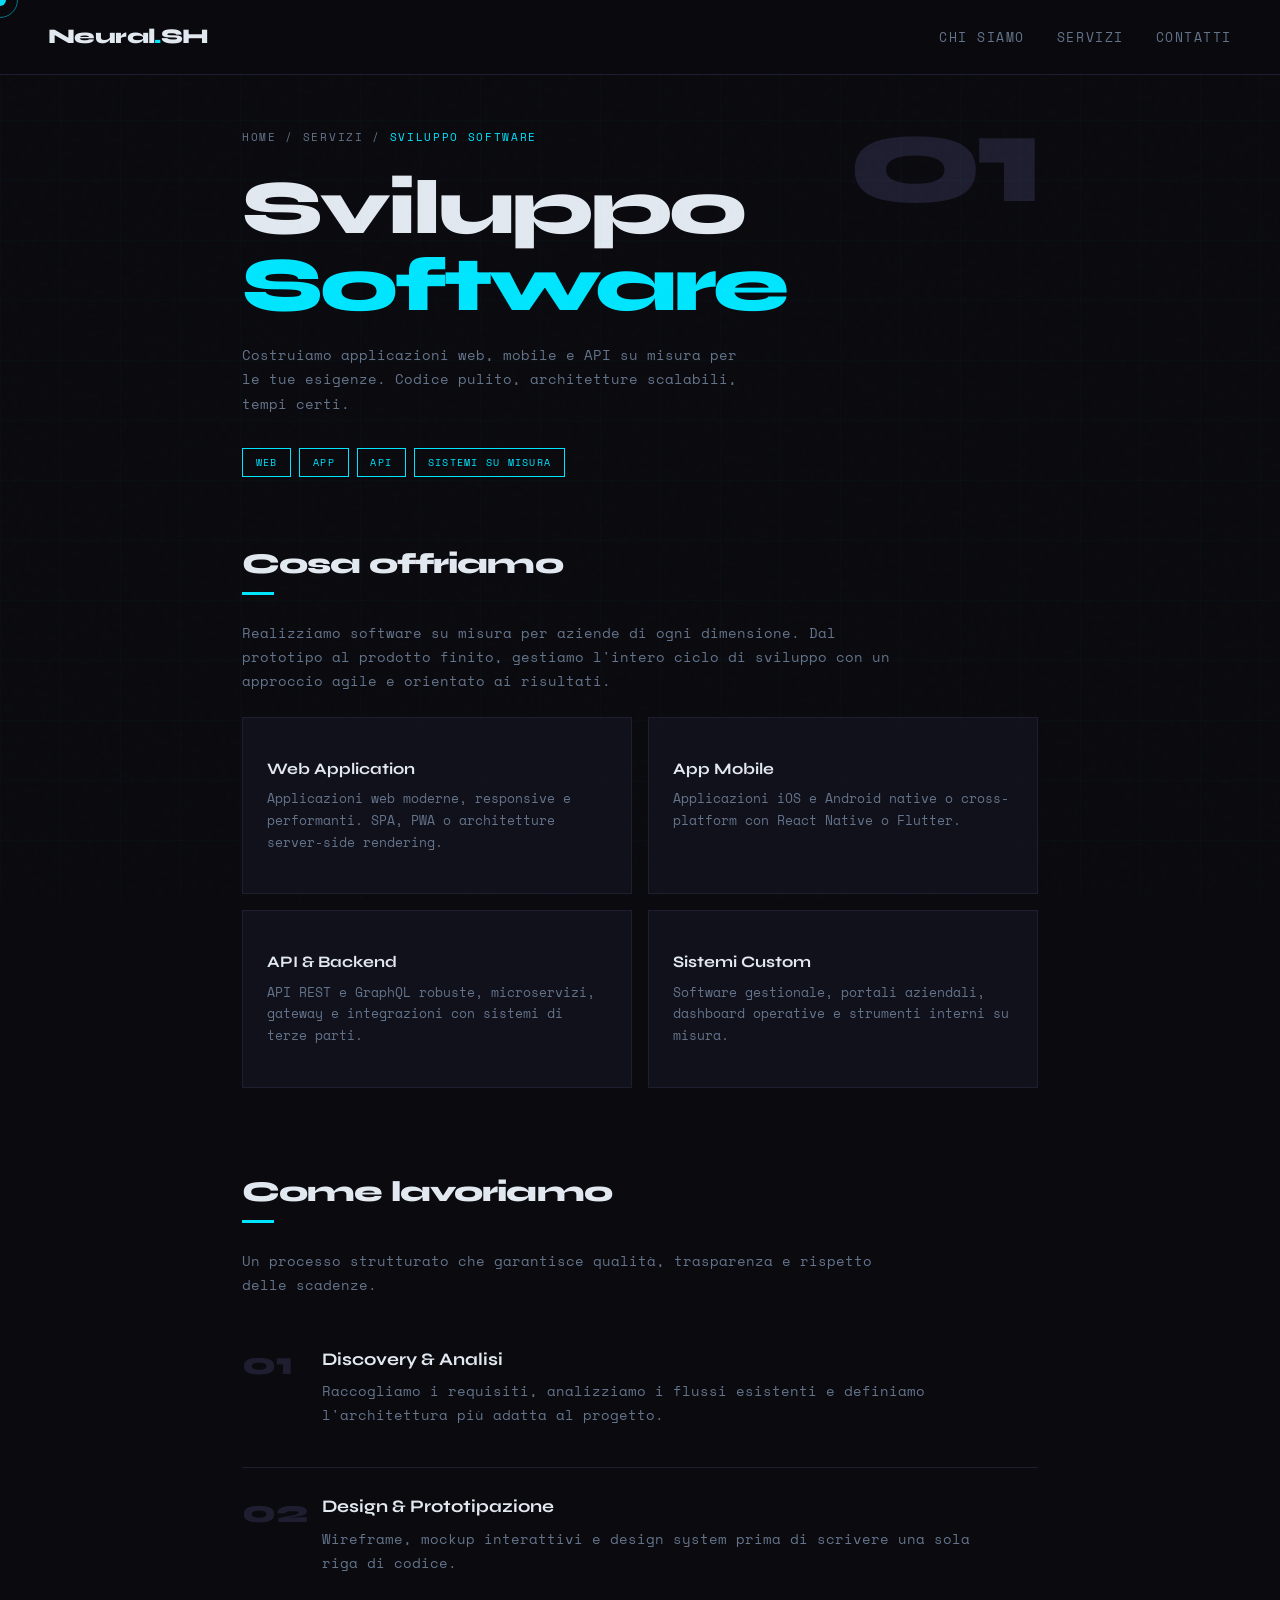
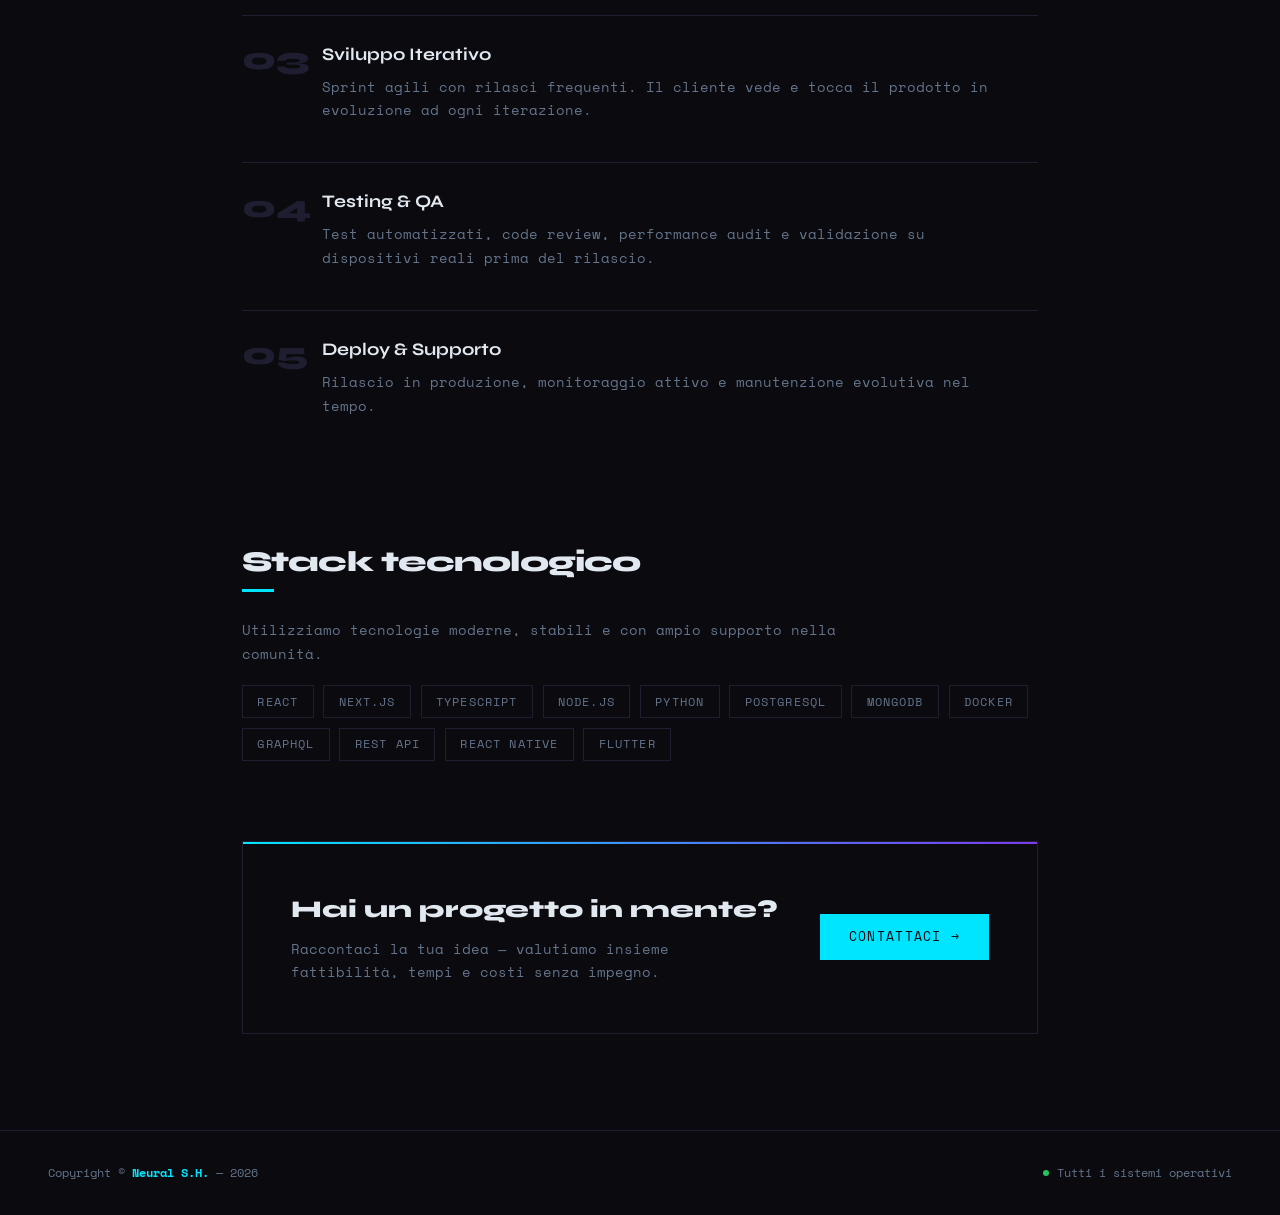
<file: sviluppo-software.html>
<!DOCTYPE html>
<html lang="it">

<head>
	<meta charset="UTF-8" />
	<meta name="viewport" content="width=device-width, initial-scale=1.0" />
	<title>Sviluppo Software — Neural S.H.</title>
	<link rel="preconnect" href="https://fonts.googleapis.com">
	<link rel="preconnect" href="https://fonts.gstatic.com" crossorigin>
	<link
		href="https://fonts.googleapis.com/css2?family=Space+Mono:ital,wght@0,400;0,700;1,400&family=Syne:wght@400;700;800&display=swap"
		rel="stylesheet">
	<link rel="stylesheet" href="css/service.css">
</head>

<body>
	<div id="cursor"></div>
	<div id="cursor-ring"></div>
	<div class="scroll-indicator" id="scrollBar"></div>

	<nav>
		<a href="index.html" class="nav-logo">Neural<span>.</span>SH</a>
		<ul>
			<li><a href="index.html#about">Chi siamo</a></li>
			<li><a href="index.html#services">Servizi</a></li>
			<li><a href="index.html#contact">Contatti</a></li>
		</ul>
		<button id="hamburger" aria-label="Menu">
			<span></span><span></span><span></span>
		</button>
	</nav>

	<div id="mobileMenu">
		<a href="index.html#about">Chi siamo</a>
		<a href="index.html#services">Servizi</a>
		<a href="index.html#contact">Contatti</a>
	</div>
	<div id="mobileOverlay" onclick="closeMobile()"></div>

	<div class="service-hero">
		<div class="service-num-big">01</div>
		<p class="breadcrumb"><a href="index.html">Home</a> / <a href="index.html#services">Servizi</a> / <span>Sviluppo
				Software</span></p>
		<h1>Sviluppo <em>Software</em></h1>
		<p class="sub">Costruiamo applicazioni web, mobile e API su misura per le tue esigenze. Codice pulito,
			architetture
			scalabili, tempi certi.</p>
		<div class="hero-tags">
			<span class="htag">Web</span>
			<span class="htag">App</span>
			<span class="htag">API</span>
			<span class="htag">Sistemi su misura</span>
		</div>
	</div>

	<div class="content">

		<div class="section-block reveal">
			<h2>Cosa offriamo</h2>
			<p>Realizziamo software su misura per aziende di ogni dimensione. Dal prototipo al prodotto finito, gestiamo
				l'intero ciclo di sviluppo con un approccio agile e orientato ai risultati.</p>
			<div class="feature-grid">
				<div class="feature-card">
					<div class="fc-icon"><!----></div>
					<div class="fc-title">Web Application</div>
					<p class="fc-text">Applicazioni web moderne, responsive e performanti. SPA, PWA o architetture
						server-side
						rendering.</p>
				</div>
				<div class="feature-card">
					<div class="fc-icon"><!----></div>
					<div class="fc-title">App Mobile</div>
					<p class="fc-text">Applicazioni iOS e Android native o cross-platform con React Native o Flutter.
					</p>
				</div>
				<div class="feature-card">
					<div class="fc-icon"><!----></div>
					<div class="fc-title">API & Backend</div>
					<p class="fc-text">API REST e GraphQL robuste, microservizi, gateway e integrazioni con sistemi di
						terze
						parti.</p>
				</div>
				<div class="feature-card">
					<div class="fc-icon"><!----></div>
					<div class="fc-title">Sistemi Custom</div>
					<p class="fc-text">Software gestionale, portali aziendali, dashboard operative e strumenti interni
						su misura.
					</p>
				</div>
			</div>
		</div>

		<div class="section-block reveal">
			<h2>Come lavoriamo</h2>
			<p>Un processo strutturato che garantisce qualità, trasparenza e rispetto delle scadenze.</p>
			<div class="process-list">
				<div class="process-step">
					<div class="ps-num">01</div>
					<div>
						<div class="ps-title">Discovery & Analisi</div>
						<p class="ps-text">Raccogliamo i requisiti, analizziamo i flussi esistenti e definiamo
							l'architettura più
							adatta al progetto.</p>
					</div>
				</div>
				<div class="process-step">
					<div class="ps-num">02</div>
					<div>
						<div class="ps-title">Design & Prototipazione</div>
						<p class="ps-text">Wireframe, mockup interattivi e design system prima di scrivere una sola riga
							di codice.
						</p>
					</div>
				</div>
				<div class="process-step">
					<div class="ps-num">03</div>
					<div>
						<div class="ps-title">Sviluppo Iterativo</div>
						<p class="ps-text">Sprint agili con rilasci frequenti. Il cliente vede e tocca il prodotto in
							evoluzione ad
							ogni iterazione.</p>
					</div>
				</div>
				<div class="process-step">
					<div class="ps-num">04</div>
					<div>
						<div class="ps-title">Testing & QA</div>
						<p class="ps-text">Test automatizzati, code review, performance audit e validazione su
							dispositivi reali
							prima del rilascio.</p>
					</div>
				</div>
				<div class="process-step">
					<div class="ps-num">05</div>
					<div>
						<div class="ps-title">Deploy & Supporto</div>
						<p class="ps-text">Rilascio in produzione, monitoraggio attivo e manutenzione evolutiva nel
							tempo.</p>
					</div>
				</div>
			</div>
		</div>

		<div class="section-block reveal">
			<h2>Stack tecnologico</h2>
			<p>Utilizziamo tecnologie moderne, stabili e con ampio supporto nella comunità.</p>
			<div class="tech-grid">
				<span class="tech-badge">React</span><span class="tech-badge">Next.js</span><span
					class="tech-badge">TypeScript</span>
				<span class="tech-badge">Node.js</span><span class="tech-badge">Python</span><span
					class="tech-badge">PostgreSQL</span>
				<span class="tech-badge">MongoDB</span><span class="tech-badge">Docker</span><span
					class="tech-badge">GraphQL</span>
				<span class="tech-badge">REST API</span><span class="tech-badge">React Native</span><span
					class="tech-badge">Flutter</span>
			</div>
		</div>

		<div class="cta-box reveal">
			<div>
				<h3>Hai un progetto in mente?</h3>
				<p>Raccontaci la tua idea — valutiamo insieme fattibilità, tempi e costi senza impegno.</p>
			</div>
			<a href="index.html#contact" class="btn btn-primary">Contattaci →</a>
		</div>

	</div>

	<footer>
		<p>Copyright © <strong>Neural S.H.</strong> — 2026</p>
		<div class="footer-status">
			<div class="dot"></div>Tutti i sistemi operativi
		</div>
	</footer>


	<script src="js/services.js">
		
	</script>
</body>

</html>
</file>
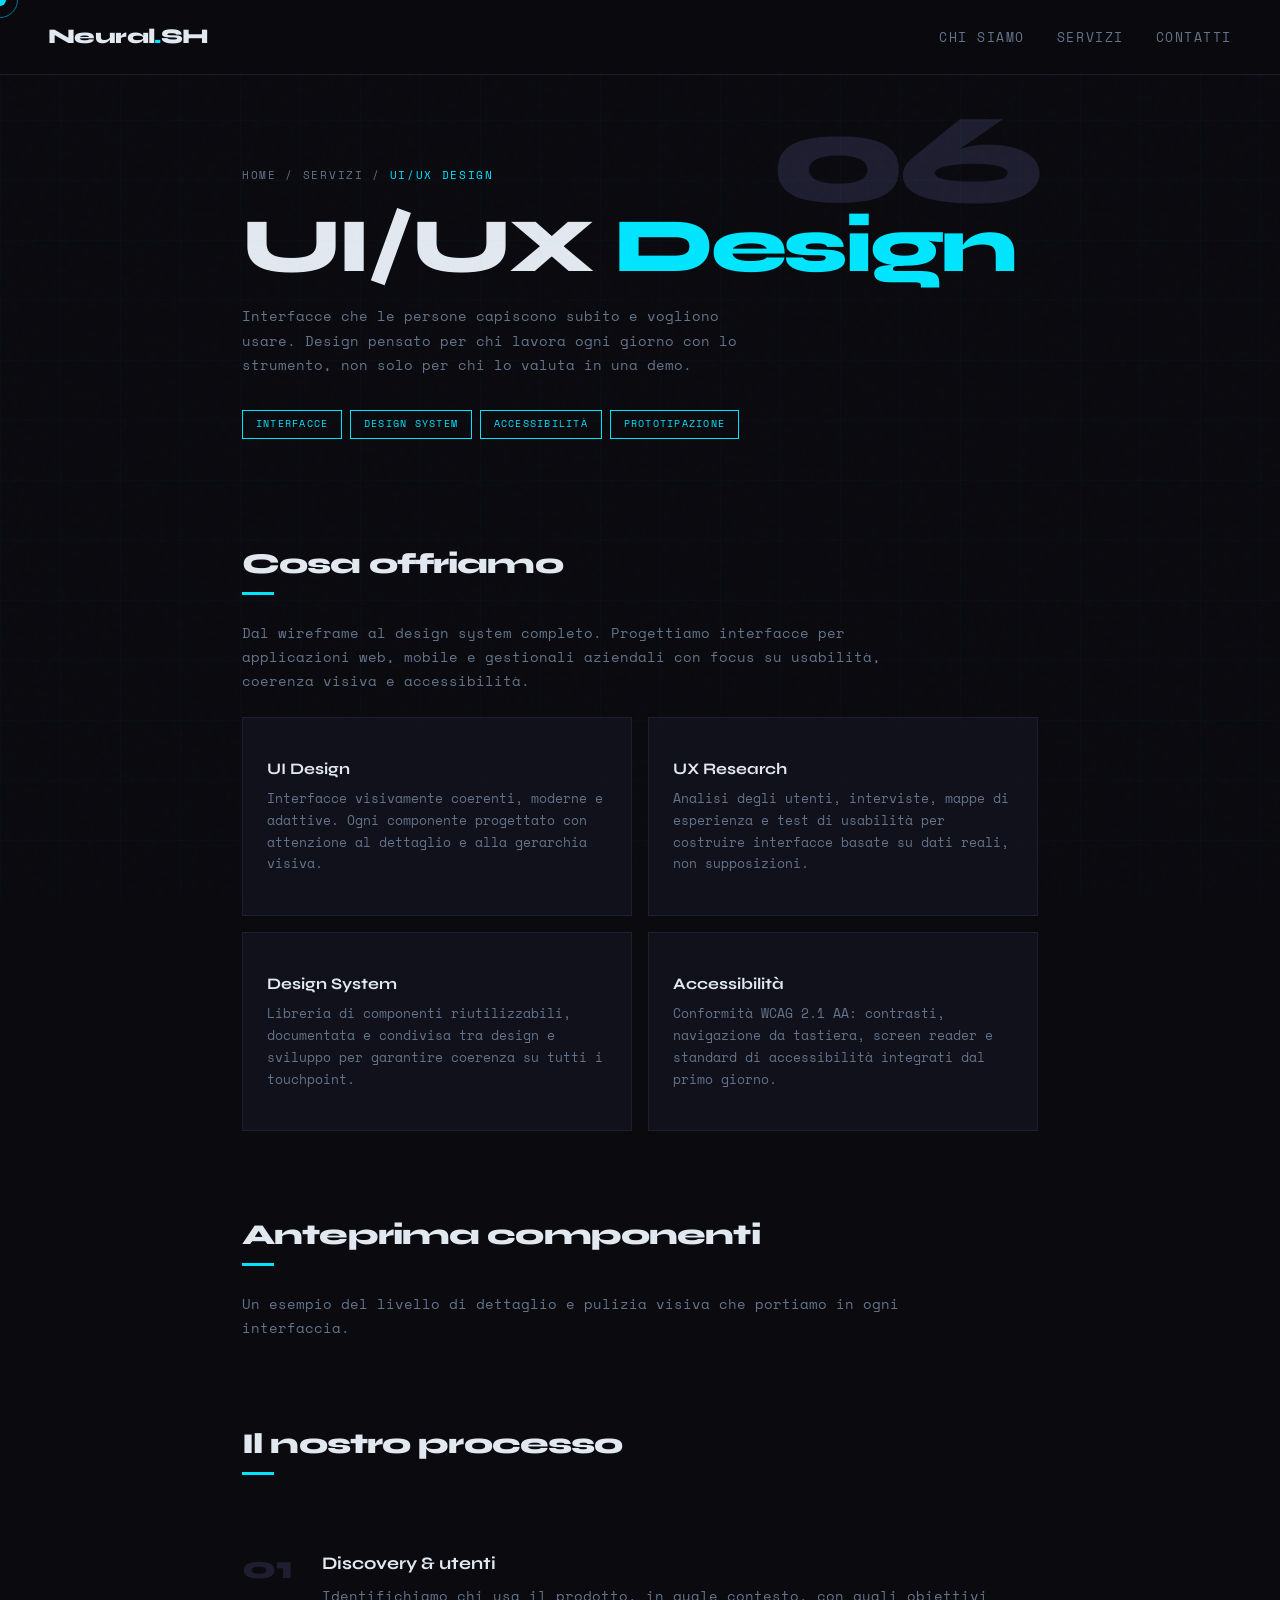
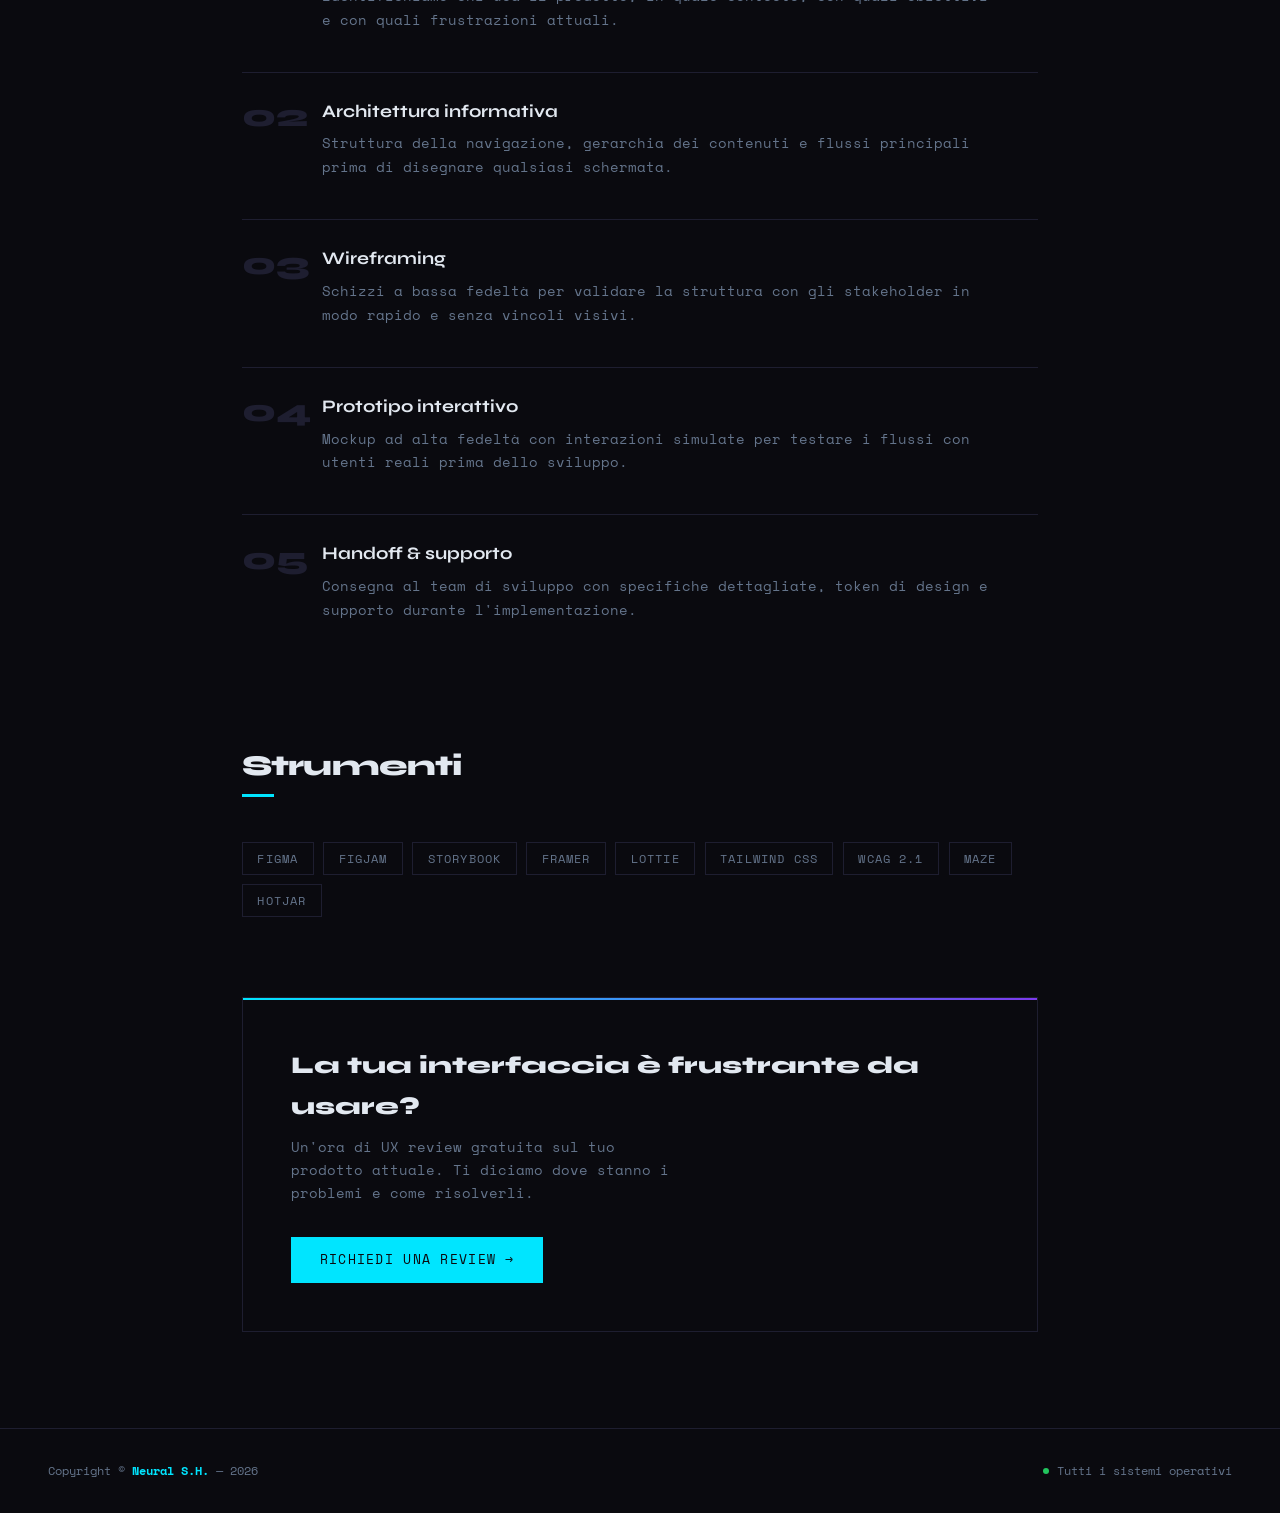
<file: uiux-design.html>
<!DOCTYPE html>
<html lang="it">

<head>
	<meta charset="UTF-8" />
	<meta name="viewport" content="width=device-width, initial-scale=1.0" />
	<title>UI/UX Design — Neural S.H.</title>
	<link rel="preconnect" href="https://fonts.googleapis.com">
	<link rel="preconnect" href="https://fonts.gstatic.com" crossorigin>
	<link
		href="https://fonts.googleapis.com/css2?family=Space+Mono:ital,wght@0,400;0,700;1,400&family=Syne:wght@400;700;800&display=swap"
		rel="stylesheet">
	<link rel="stylesheet" href="css/service.css">
</head>

<body>
	<div id="cursor"></div>
	<div id="cursor-ring"></div>
	<div class="scroll-indicator" id="scrollBar"></div>
	
	<nav>
		<a href="index.html" class="nav-logo">Neural<span>.</span>SH</a>
		<ul>
			<li><a href="index.html#about">Chi siamo</a></li>
			<li><a href="index.html#services">Servizi</a></li>
			<li><a href="index.html#contact">Contatti</a></li>
		</ul>
		<button id="hamburger" aria-label="Menu">
			<span></span><span></span><span></span>
		</button>
	</nav>

	<div id="mobileMenu">
		<a href="index.html#about">Chi siamo</a>
		<a href="index.html#services">Servizi</a>
		<a href="index.html#contact">Contatti</a>
	</div>
	<div id="mobileOverlay" onclick="closeMobile()"></div>

	<div class="service-hero">
		<div class="service-num-big">06</div>
		<p class="breadcrumb"><a href="index.html">Home</a> / <a href="index.html#services">Servizi</a> / <span>UI/UX
				Design</span></p>
		<h1>UI/UX <em>Design</em></h1>
		<p class="sub">Interfacce che le persone capiscono subito e vogliono usare. Design pensato per chi lavora ogni
			giorno con lo strumento, non solo per chi lo valuta in una demo.</p>
		<div class="hero-tags">
			<span class="htag">Interfacce</span><span class="htag">Design System</span><span
				class="htag">Accessibilità</span><span class="htag">Prototipazione</span>
		</div>
	</div>

	<div class="content">
		<div class="section-block reveal">
			<h2>Cosa offriamo</h2>
			<p>Dal wireframe al design system completo. Progettiamo interfacce per applicazioni web, mobile e gestionali
				aziendali con focus su usabilità, coerenza visiva e accessibilità.</p>
			<div class="feature-grid">
				<div class="feature-card">
					<div class="fc-icon"><!----></div>
					<div class="fc-title">UI Design</div>
					<p class="fc-text">Interfacce visivamente coerenti, moderne e adattive. Ogni componente progettato
						con attenzione al dettaglio e alla gerarchia visiva.</p>
				</div>
				<div class="feature-card">
					<div class="fc-icon"><!----></div>
					<div class="fc-title">UX Research</div>
					<p class="fc-text">Analisi degli utenti, interviste, mappe di esperienza e test di usabilità per
						costruire interfacce basate su dati reali, non supposizioni.</p>
				</div>
				<div class="feature-card">
					<div class="fc-icon"><!----></div>
					<div class="fc-title">Design System</div>
					<p class="fc-text">Libreria di componenti riutilizzabili, documentata e condivisa tra design e
						sviluppo per garantire coerenza su tutti i touchpoint.</p>
				</div>
				<div class="feature-card">
					<div class="fc-icon"><!----></div>
					<div class="fc-title">Accessibilità</div>
					<p class="fc-text">Conformità WCAG 2.1 AA: contrasti, navigazione da tastiera, screen reader e
						standard di accessibilità integrati dal primo giorno.</p>
				</div>
			</div>
		</div>

		<div class="section-block reveal">
			<h2>Anteprima componenti</h2>
			<p>Un esempio del livello di dettaglio e pulizia visiva che portiamo in ogni interfaccia.</p>
			<div class="ui-preview">
				<div class="ui-preview-bar">
					<div class="ui-dot"></div>
					<div class="ui-dot"></div>
					<div class="ui-dot"></div>
				</div>
				<div class="ui-mockup">
					<div class="ui-sidebar">
						<div class="ui-nav-item active"></div>
						<div class="ui-nav-item" style="width:80%"></div>
						<div class="ui-nav-item" style="width:70%"></div>
						<div class="ui-nav-item" style="width:55%"></div>
						<div class="ui-nav-item" style="width:75%"></div>
					</div>
					<div class="ui-main">
						<div class="ui-card-row">
							<div class="ui-card">
								<div class="ui-card-line accent"></div>
								<div class="ui-card-line short"></div>
								<div class="ui-card-line"></div>
							</div>
							<div class="ui-card">
								<div class="ui-card-line accent"></div>
								<div class="ui-card-line short"></div>
								<div class="ui-card-line"></div>
							</div>
							<div class="ui-card">
								<div class="ui-card-line accent"></div>
								<div class="ui-card-line short"></div>
								<div class="ui-card-line"></div>
							</div>
						</div>
						<div>
							<div class="ui-table-row">
								<div class="ui-cell accent"></div>
								<div class="ui-cell"></div>
								<div class="ui-cell"></div>
							</div>
							<div class="ui-table-row">
								<div class="ui-cell"></div>
								<div class="ui-cell accent"></div>
								<div class="ui-cell"></div>
							</div>
							<div class="ui-table-row">
								<div class="ui-cell"></div>
								<div class="ui-cell"></div>
								<div class="ui-cell accent"></div>
							</div>
						</div>
					</div>
				</div>
			</div>
		</div>

		<div class="section-block reveal">
			<h2>Il nostro processo</h2>
			<div class="process-list">
				<div class="process-step">
					<div class="ps-num">01</div>
					<div>
						<div class="ps-title">Discovery & utenti</div>
						<p class="ps-text">Identifichiamo chi usa il prodotto, in quale contesto, con quali obiettivi e
							con quali frustrazioni attuali.</p>
					</div>
				</div>
				<div class="process-step">
					<div class="ps-num">02</div>
					<div>
						<div class="ps-title">Architettura informativa</div>
						<p class="ps-text">Struttura della navigazione, gerarchia dei contenuti e flussi principali
							prima di disegnare qualsiasi schermata.</p>
					</div>
				</div>
				<div class="process-step">
					<div class="ps-num">03</div>
					<div>
						<div class="ps-title">Wireframing</div>
						<p class="ps-text">Schizzi a bassa fedeltà per validare la struttura con gli stakeholder in modo
							rapido e senza vincoli visivi.</p>
					</div>
				</div>
				<div class="process-step">
					<div class="ps-num">04</div>
					<div>
						<div class="ps-title">Prototipo interattivo</div>
						<p class="ps-text">Mockup ad alta fedeltà con interazioni simulate per testare i flussi con
							utenti reali prima dello sviluppo.</p>
					</div>
				</div>
				<div class="process-step">
					<div class="ps-num">05</div>
					<div>
						<div class="ps-title">Handoff & supporto</div>
						<p class="ps-text">Consegna al team di sviluppo con specifiche dettagliate, token di design e
							supporto durante l'implementazione.</p>
					</div>
				</div>
			</div>
		</div>

		<div class="section-block reveal">
			<h2>Strumenti</h2>
			<div class="tech-grid">
				<span class="tech-badge">Figma</span><span class="tech-badge">FigJam</span><span
					class="tech-badge">Storybook</span>
				<span class="tech-badge">Framer</span><span class="tech-badge">Lottie</span><span
					class="tech-badge">Tailwind CSS</span>
				<span class="tech-badge">WCAG 2.1</span><span class="tech-badge">Maze</span><span
					class="tech-badge">Hotjar</span>
			</div>
		</div>

		<div class="cta-box reveal">
			<div>
				<h3>La tua interfaccia è frustrante da usare?</h3>
				<p>Un'ora di UX review gratuita sul tuo prodotto attuale. Ti diciamo dove stanno i problemi e come
					risolverli.</p>
			</div>
			<a href="index.html#contact" class="btn btn-primary">Richiedi una review →</a>
		</div>
	</div>

	<footer>
		<p>Copyright © <strong>Neural S.H.</strong> — 2026</p>
		<div class="footer-status">
			<div class="dot"></div>Tutti i sistemi operativi
		</div>
	</footer>
	<script src="js/services.js"></script>
</body>

</html>
</file>
<file: css/service.css>
/* ============================================================
   Neural S.H. — service.css
   CSS condiviso per tutte le pagine servizio
   Tutti i diritti riservati a NeuralSH, sviluppatore Alessandro Mercede
   ============================================================ */

@import url('https://fonts.googleapis.com/css2?family=Space+Mono:ital,wght@0,400;0,700;1,400&family=Syne:wght@400;700;800&display=swap');

*,
*::before,
*::after {
	box-sizing: border-box;
	margin: 0;
	padding: 0;
}

:root {
	--bg: #0a0a0f;
	--bg2: #0f0f1a;
	--surface: #13131f;
	--border: #1e1e30;
	--accent: #00e5ff;
	--accent2: #7c3aed;
	--accent3: #ff3e6c;
	--text: #e2e8f0;
	--muted: #64748b;
	--font-head: 'Syne', sans-serif;
	--font-mono: 'Space Mono', monospace;
}

html {
	scroll-behavior: smooth;
}

body {
	background: var(--bg);
	color: var(--text);
	font-family: var(--font-mono);
	font-size: 15px;
	line-height: 1.7;
	overflow-x: hidden;
	cursor: none;
}

/* ── CUSTOM CURSOR ── */
#cursor {
	position: fixed;
	width: 12px;
	height: 12px;
	background: var(--accent);
	border-radius: 50%;
	pointer-events: none;
	z-index: 9999;
	transform: translate(-50%, -50%);
	transition: width .2s, height .2s;
	mix-blend-mode: difference;
}

#cursor-ring {
	position: fixed;
	width: 36px;
	height: 36px;
	border: 1.5px solid var(--accent);
	border-radius: 50%;
	pointer-events: none;
	z-index: 9998;
	transform: translate(-50%, -50%);
	opacity: .5;
}

/* ── NOISE OVERLAY ── */
body::before {
	content: '';
	position: fixed;
	inset: 0;
	background-image: url("data:image/svg+xml,%3Csvg viewBox='0 0 200 200' xmlns='http://www.w3.org/2000/svg'%3E%3Cfilter id='n'%3E%3CfeTurbulence type='fractalNoise' baseFrequency='.65' numOctaves='3' stitchTiles='stitch'/%3E%3C/filter%3E%3Crect width='100%25' height='100%25' filter='url(%23n)' opacity='.04'/%3E%3C/svg%3E");
	pointer-events: none;
	z-index: 1;
	opacity: .35;
}

/* ── GRID BG ── */
body::after {
	content: '';
	position: fixed;
	inset: 0;
	background-image:
		linear-gradient(rgba(0, 229, 255, .025) 1px, transparent 1px),
		linear-gradient(90deg, rgba(0, 229, 255, .025) 1px, transparent 1px);
	background-size: 60px 60px;
	pointer-events: none;
	z-index: 0;
}

/* ── SCROLL PROGRESS ── */
.scroll-indicator {
	position: fixed;
	top: 0;
	left: 0;
	height: 2px;
	background: linear-gradient(90deg, var(--accent), var(--accent2));
	z-index: 200;
	width: 0;
}

/* HAMBURGER SERVIZI */
#hamburger {
	display: none;
	flex-direction: column;
	gap: 5px;
	background: none;
	border: none;
	cursor: none;
	padding: .4rem;
	z-index: 110;
}

#hamburger span {
	display: block;
	width: 24px;
	height: 2px;
	background: var(--text);
	transition: transform .3s, opacity .3s;
}

#hamburger.open span:nth-child(1) { transform: translateY(7px) rotate(45deg); }
#hamburger.open span:nth-child(2) { opacity: 0; }
#hamburger.open span:nth-child(3) { transform: translateY(-7px) rotate(-45deg); }

#mobileMenu {
	position: fixed;
	top: 0;
	right: -280px;
	width: 260px;
	height: 100vh;
	background: var(--bg2);
	border-left: 1px solid var(--border);
	padding: 5rem 2rem 2rem;
	display: flex;
	flex-direction: column;
	gap: .5rem;
	z-index: 105;
	transition: right .35s ease;
}

#mobileMenu.active { right: 0; }

#mobileMenu a {
	color: var(--text);
	text-decoration: none;
	font-size: .85rem;
	letter-spacing: .1em;
	text-transform: uppercase;
	padding: .8rem 0;
	border-bottom: 1px solid var(--border);
	transition: color .2s;
}

#mobileMenu a:hover { color: var(--accent); }

#mobileOverlay {
	display: none;
	position: fixed;
	inset: 0;
	background: rgba(0, 0, 0, .6);
	z-index: 104;
	backdrop-filter: blur(2px);
}

#mobileOverlay.active { display: block; }

/* ── NAV ── */
nav {
	position: fixed;
	top: 0;
	left: 0;
	right: 0;
	display: flex;
	align-items: center;
	justify-content: space-between;
	padding: 1.2rem 3rem;
	background: rgba(10, 10, 15, .85);
	backdrop-filter: blur(12px);
	border-bottom: 1px solid var(--border);
	z-index: 100;
	animation: slideDown .6s ease both;
}

@keyframes slideDown {
	from {
		transform: translateY(-100%);
		opacity: 0;
	}

	to {
		transform: translateY(0);
		opacity: 1;
	}
}

.nav-logo {
	font-family: var(--font-head);
	font-weight: 800;
	font-size: 1.3rem;
	letter-spacing: -.03em;
	color: var(--text);
	text-decoration: none;
}

.nav-logo span {
	color: var(--accent);
}

nav ul {
	display: flex;
	gap: 2rem;
	list-style: none;
}

nav ul a {
	color: var(--muted);
	text-decoration: none;
	font-size: .8rem;
	letter-spacing: .12em;
	text-transform: uppercase;
	transition: color .2s;
	position: relative;
}

nav ul a::after {
	content: '';
	position: absolute;
	bottom: -4px;
	left: 0;
	right: 0;
	height: 1px;
	background: var(--accent);
	transform: scaleX(0);
	transition: transform .25s;
}

nav ul a:hover {
	color: var(--accent);
}

nav ul a:hover::after {
	transform: scaleX(1);
}

/* ── HERO SERVICE ── */
.service-hero {
	min-height: 60vh;
	display: flex;
	flex-direction: column;
	justify-content: center;
	padding: 7rem 2rem 3rem;
	position: relative;
	max-width: 860px;
	margin: 0 auto;
}

.breadcrumb {
	font-size: .7rem;
	letter-spacing: .15em;
	text-transform: uppercase;
	color: var(--muted);
	margin-bottom: 1.5rem;
	animation: fadeUp .6s .2s both;
}

.breadcrumb a {
	color: var(--muted);
	text-decoration: none;
	transition: color .2s;
}

.breadcrumb a:hover {
	color: var(--accent);
}

.breadcrumb span {
	color: var(--accent);
}

.service-num-big {
	font-family: var(--font-head);
	font-size: 8rem;
	font-weight: 800;
	color: var(--border);
	line-height: 1;
	position: absolute;
	right: 2rem;
	top: 6rem;
	letter-spacing: -.05em;
	animation: fadeUp .6s .1s both;
	user-select: none;
}

.service-hero h1 {
	font-family: var(--font-head);
	font-size: clamp(2.5rem, 6vw, 5rem);
	font-weight: 800;
	letter-spacing: -.04em;
	line-height: 1;
	margin-bottom: 1.2rem;
	animation: fadeUp .6s .3s both;
}

.service-hero h1 em {
	font-style: normal;
	color: var(--accent);
}

.service-hero .sub {
	max-width: 520px;
	color: var(--muted);
	font-size: .9rem;
	margin-bottom: 2rem;
	animation: fadeUp .6s .45s both;
}

.hero-tags {
	display: flex;
	flex-wrap: wrap;
	gap: .5rem;
	animation: fadeUp .6s .55s both;
}

.htag {
	font-size: .65rem;
	letter-spacing: .12em;
	text-transform: uppercase;
	padding: .3rem .8rem;
	border: 1px solid var(--accent);
	color: var(--accent);
}

@keyframes fadeUp {
	from {
		opacity: 0;
		transform: translateY(20px);
	}

	to {
		opacity: 1;
		transform: translateY(0);
	}
}

/* ── MAIN CONTENT ── */
.content {
	max-width: 860px;
	margin: 0 auto;
	padding: 0 2rem 6rem;
	position: relative;
	z-index: 2;
}

.section-block {
	margin-bottom: 5rem;
}

.section-block h2 {
	font-family: var(--font-head);
	font-size: 1.8rem;
	font-weight: 800;
	letter-spacing: -.03em;
	margin-bottom: 2rem;
	position: relative;
	display: inline-block;
}

.section-block h2::after {
	content: '';
	position: absolute;
	left: 0;
	bottom: -6px;
	width: 2rem;
	height: 3px;
	background: var(--accent);
}

.section-block p {
	color: var(--muted);
	font-size: .88rem;
	margin-bottom: 1rem;
	max-width: 680px;
}

/* ── FEATURE CARDS ── */
.feature-grid {
	display: grid;
	grid-template-columns: repeat(2, minmax(220px, 1fr));
	gap: 1rem;
	margin-top: 1.5rem;
}

.feature-card {
	background: rgba(19, 19, 31, .8);
	border: 1px solid var(--border);
	padding: 1.5rem;
	transition: border-color .25s, transform .25s;
	position: relative;
	overflow: hidden;
}

.feature-card::before {
	content: '';
	position: absolute;
	top: 0;
	left: 0;
	right: 0;
	height: 2px;
	background: linear-gradient(90deg, var(--accent), var(--accent2));
	transform: scaleX(0);
	transition: transform .35s;
	transform-origin: left;
}

.feature-card:hover {
	border-color: var(--accent);
	transform: translateY(-3px);
}

.feature-card:hover::before {
	transform: scaleX(1);
}

.feature-card .fc-icon {
	font-size: 1.6rem;
	margin-bottom: .8rem;
}

.feature-card .fc-title {
	font-family: var(--font-head);
	font-size: 1rem;
	font-weight: 700;
	margin-bottom: .4rem;
}

.feature-card .fc-text {
	color: var(--muted);
	font-size: .8rem;
}

/* ── PROCESS ── */
.process-list {
	display: flex;
	flex-direction: column;
	margin-top: 1.5rem;
}

.process-step {
	display: grid;
	grid-template-columns: 3.5rem 1fr;
	gap: 1.5rem;
	padding: 1.5rem 0;
	border-bottom: 1px solid var(--border);
	align-items: start;
}

.process-step:last-child {
	border-bottom: none;
}

.ps-num {
	font-family: var(--font-head);
	font-size: 2rem;
	font-weight: 800;
	color: var(--border);
	line-height: 1;
	padding-top: .2rem;
}

.ps-title {
	font-family: var(--font-head);
	font-size: 1.1rem;
	font-weight: 700;
	margin-bottom: .3rem;
}

.ps-text {
	color: var(--muted);
	font-size: .83rem;
}

/* ── TECH BADGES ── */
.tech-grid {
	display: flex;
	flex-wrap: wrap;
	gap: .6rem;
	margin-top: 1.2rem;
}

.tech-badge {
	font-size: .72rem;
	letter-spacing: .1em;
	text-transform: uppercase;
	padding: .35rem .9rem;
	border: 1px solid var(--border);
	color: var(--muted);
	transition: border-color .2s, color .2s;
}

.tech-badge:hover {
	border-color: var(--accent);
	color: var(--accent);
}

/* ── CTA BOX ── */
.cta-box {
	border: 1px solid var(--border);
	padding: 3rem;
	display: flex;
	align-items: center;
	justify-content: space-between;
	gap: 2rem;
	flex-wrap: wrap;
	margin-top: 2rem;
	position: relative;
	overflow: hidden;
}

.cta-box::before {
	content: '';
	position: absolute;
	top: 0;
	left: 0;
	right: 0;
	height: 2px;
	background: linear-gradient(90deg, var(--accent), var(--accent2));
}

.cta-box h3 {
	font-family: var(--font-head);
	font-size: 1.5rem;
	font-weight: 800;
	margin-bottom: .5rem;
}

.cta-box p {
	color: var(--muted);
	font-size: .85rem;
	max-width: 400px;
}

/* ── BUTTONS ── */
.btn {
	display: inline-block;
	padding: .75rem 1.8rem;
	font-family: var(--font-mono);
	font-size: .8rem;
	letter-spacing: .1em;
	text-transform: uppercase;
	text-decoration: none;
	border: none;
	cursor: none;
	transition: all .25s;
}

.btn-primary {
	background: var(--accent);
	color: var(--bg);
}

.btn-primary:hover {
	background: #fff;
	transform: translateY(-2px);
}

/* ── REVEAL ANIMATION ── */
.reveal {
	opacity: 0;
	transform: translateY(24px);
	transition: opacity .7s ease, transform .7s ease;
}

.reveal.visible {
	opacity: 1;
	transform: translateY(0);
}

/* ── FOOTER ── */
footer {
	border-top: 1px solid var(--border);
	padding: 2rem 3rem;
	display: flex;
	align-items: center;
	justify-content: space-between;
	position: relative;
	z-index: 2;
}

footer p {
	color: var(--muted);
	font-size: .75rem;
}

footer strong {
	color: var(--accent);
}

.footer-status {
	display: flex;
	align-items: center;
	gap: .5rem;
	font-size: .75rem;
	color: var(--muted);
}

.dot {
	width: 6px;
	height: 6px;
	background: #22c55e;
	border-radius: 50%;
	animation: pulseDot 2s infinite;
}

@keyframes pulseDot {

	0%,
	100% {
		box-shadow: 0 0 0 0 rgba(34, 197, 94, .4);
	}

	50% {
		box-shadow: 0 0 0 5px rgba(34, 197, 94, 0);
	}
}

/* ── RESPONSIVE ── */
@media (max-width: 770px) {
	nav {
		padding: 1rem 1.5rem;
	}

	nav ul { display: none; }
	
	#hamburger { display: flex; }

	.service-hero {
		padding-top: 5rem;
	}

	.service-num-big {
		display: none;
	}

	.feature-grid {
		display: grid;
		grid-template-columns: repeat(auto-fit , minmax(220px, 1fr));
	}

	.cta-box {
		padding: 2rem;
	}

	footer {
		flex-direction: column;
		gap: .8rem;
		text-align: center;
	}
}

@media (pointer: coarse) {
    #cursor,
    #cursor-ring { display: none; }
    
    body { cursor: auto; }
    
    a, button, input, textarea, .service-item { cursor: pointer; }
}
</file>
<file: css/work.css>
/* ============================================================
   Neural S.H. — work.css
   CSS condiviso per tutte le pagine servizio
   Tutti i diritti riservati a NeuralSH, sviluppatore Alessandro Mercede
   ============================================================ */

:root {
	--bg-color: #0d0d0d;
	--card-bg-color: #141414;
	--text-color: #f0f0f0;
	--accent-color: #00ffff;
	--font-family: 'Quicksand', sans-serif;
}

body {
	font-family: var(--font-family);
	margin: 0;
	padding: 0;
	background: linear-gradient(135deg, var(--bg-color), #000e2e);
	animation: bgShift 60s ease infinite;
	background-size: 400% 400%;
	color: var(--text-color);
	display: flex;
	justify-content: center;
	align-items: center;
	height: 100vh;
}

a.spark-link {
	text-decoration: none;
	color: inherit;
}

/* Box con spark */
.spark-box {
	position: relative;
	background: var(--card-bg-color);
	border-radius: 16px;
	padding: 40px 60px;
	text-align: center;
	overflow: hidden;
	cursor: pointer;
	transition: transform 0.3s ease;
}

.spark-box:hover {
	transform: scale(1.05);
}

.spark-box p {
	font-size: 1.6rem;
	font-weight: bold;
	color: var(--accent-color);
	margin: 0;
}

/* Bordo spark */
.spark-box::before {
	content: "";
	position: absolute;
	inset: 0;
	padding: 3px;
	border-radius: 18px;
	background: linear-gradient(90deg,
			transparent,
			var(--accent-color),
			transparent,
			var(--accent-color),
			transparent);
	background-size: 300% 300%;
	animation: sparkMove 4s linear infinite;
	-webkit-mask:
		linear-gradient(#fff 0 0) content-box,
		linear-gradient(#fff 0 0);
	-webkit-mask-composite: xor;
	mask-composite: exclude;
}

@keyframes sparkMove {
	0% {
		background-position: 0% 50%;
	}

	50% {
		background-position: 100% 50%;
	}

	100% {
		background-position: 0% 50%;
	}
}

@keyframes bgShift {
	0% {
		background-position: 0% 50%;
	}

	50% {
		background-position: 100% 50%;
	}

	100% {
		background-position: 0% 50%;
	}
}
</file>
